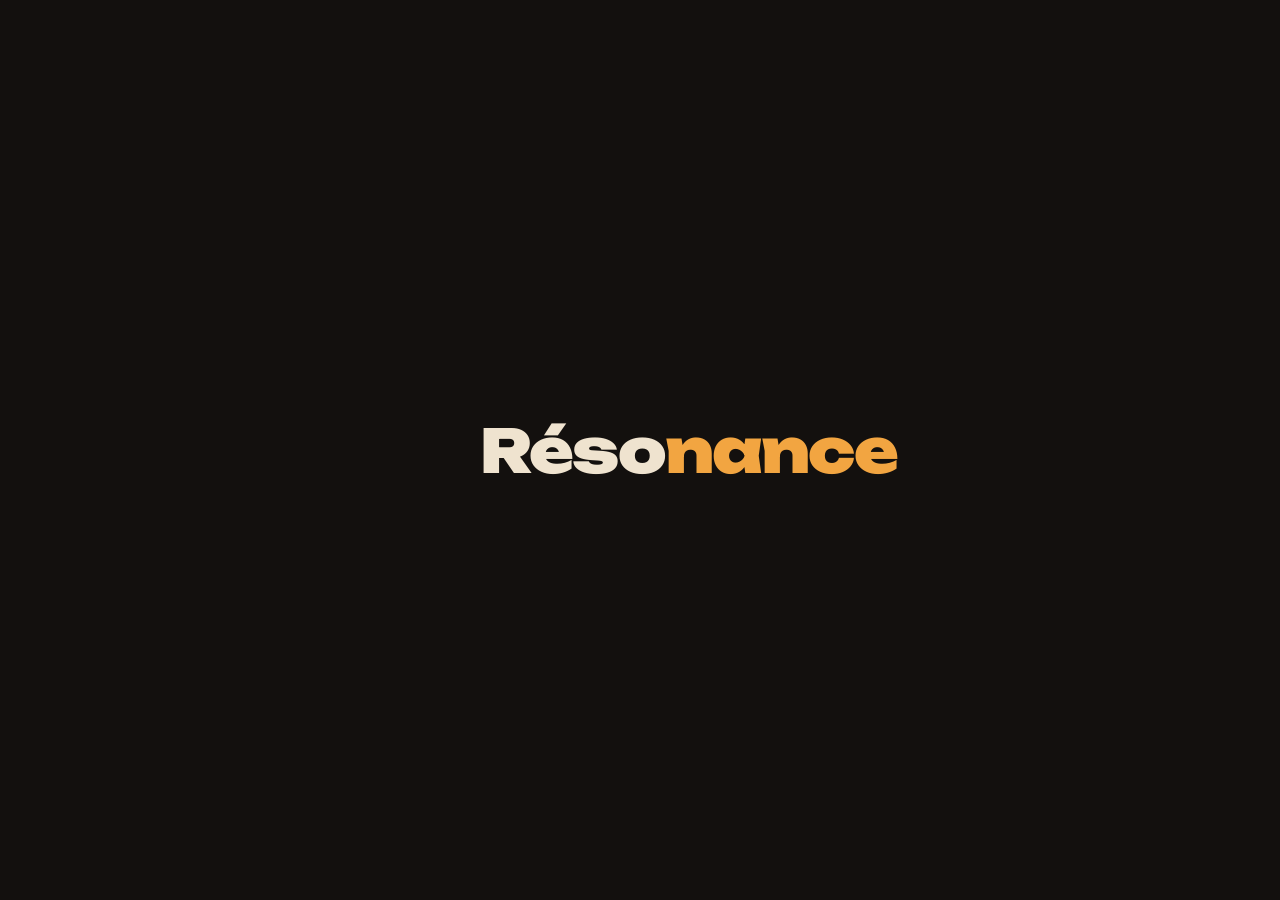
<file: index.html>
<!doctype html><html lang="fr"><head><meta charset="utf-8">
<meta name="viewport" content="width=device-width,initial-scale=1,viewport-fit=cover">
<meta http-equiv="Content-Security-Policy" content="default-src 'self'; script-src 'self' https://gc.zgo.at; style-src 'self' 'unsafe-inline'; img-src 'self' data: https://aulit42369.goatcounter.com; media-src 'self'; font-src 'self'; connect-src 'self' https://aulit42369.goatcounter.com; worker-src 'self'; manifest-src 'self'; object-src 'none'; base-uri 'none'; form-action 'none'">
<style>[hidden]{display:none!important}body{margin:0;font:14px system-ui,sans-serif}img{max-width:100%}:root{padding-top:env(safe-area-inset-top,0px);padding-bottom:env(safe-area-inset-bottom,0px)}</style><meta name="theme-color" content="#13100e">
<meta name="description" content="Deux ondes se propagent. Quand elles arrivent ensemble sur un nœud, il s'allume. À toi de trouver comment les faire se croiser.">
<meta name="mobile-web-app-capable" content="yes">
<meta name="apple-mobile-web-app-capable" content="yes">
<meta name="apple-mobile-web-app-status-bar-style" content="black-translucent">
<meta name="apple-mobile-web-app-title" content="Résonance">
<link rel="manifest" href="manifest.webmanifest">
<link rel="icon" type="image/png" href="icons/favicon-48.png">
<link rel="apple-touch-icon" href="icons/apple-touch-icon.png">
<title>Jeu de réflexion gratuit : croise les ondes | Résonance</title>
<link rel="canonical" href="https://resonance.aulit42369.fr/">
<meta property="og:type" content="website">
<meta property="og:site_name" content="Résonance">
<meta property="og:locale" content="fr_FR">
<meta property="og:title" content="Jeu de réflexion gratuit : croise les ondes | Résonance">
<meta property="og:description" content="Deux ondes se propagent. Quand elles arrivent ensemble sur un nœud, il s'allume. À toi de trouver comment les faire se croiser.">
<meta property="og:url" content="https://resonance.aulit42369.fr/">
<meta property="og:image" content="https://resonance.aulit42369.fr/og-image.png">
<meta property="og:image:width" content="1200">
<meta property="og:image:height" content="630">
<meta property="og:image:alt" content="Résonance : deux ondes concentriques qui se croisent sous un nœud safran">
<meta name="twitter:card" content="summary_large_image">
<link rel="preload" href="fonts/unbounded-latin-900-normal.woff2" as="font" type="font/woff2" crossorigin>
<link rel="stylesheet" href="css/polices.css?v=resonance-1.3.12">
<link rel="stylesheet" href="css/jeu.css?v=resonance-1.3.12">
</head><body>
<noscript><p style="padding:24px;font:16px/1.5 system-ui,sans-serif">Résonance est un jeu de réflexion gratuit : croise deux ondes au même instant pour allumer les nœuds. Jeu d'ondes tactile, jouable hors ligne sur mobile et dans le navigateur. Active JavaScript pour jouer.</p></noscript>

<main>
<canvas id="c" data-ia="a_canvas"></canvas>

<div class="hud" id="hud" hidden>
  <div class="l">
    <button class="menubtn" id="toMenu" data-ia="a_menu"><svg viewBox="0 0 16 16" fill="none" stroke="currentColor" stroke-width="1.8" stroke-linecap="round"><path d="M3 4h10M3 8h10M3 12h10"/></svg></button>
    <div><span id="lvlLabel"></span><b id="lvl">1</b></div>
  </div>
  <div class="pulses" id="pulses" data-ia="a_pulses"></div>
  <div class="r"><span id="scoreLabel"></span><b id="score">0</b></div>
</div>
<button class="freezebtn" id="freezeBtn" hidden data-ia="a_freeze"><span data-i="freeze"></span><b id="freezeN">0</b></button>

<div class="duel top" id="duelTop" hidden><span data-i="p2"></span><b id="d2">0</b><div class="pulses" id="dp2"></div></div>
<div class="duel bot" id="duelBot" hidden>
  <button class="menubtn" id="toMenu2" data-ia="a_menu"><svg viewBox="0 0 16 16" fill="none" stroke="currentColor" stroke-width="1.8" stroke-linecap="round"><path d="M3 4h10M3 8h10M3 12h10"/></svg></button>
  <span data-i="p1"></span><b id="d1">0</b><div class="pulses" id="dp1"></div>
</div>

<div class="edtop" id="edTop" hidden>
  <button class="menubtn" id="toMenu3" data-ia="a_menu"><svg viewBox="0 0 16 16" fill="none" stroke="currentColor" stroke-width="1.8" stroke-linecap="round"><path d="M3 4h10M3 8h10M3 12h10"/></svg></button>
  <div class="grow"><span data-i="ed_title"></span><b id="edCount"></b></div>
  <div class="stepper" data-ia="a_pulses_ed"><button id="pMinus" data-ia="a_minus">−</button><span id="pVal">3</span><button id="pPlus" data-ia="a_plus">+</button></div>
  <button class="btn small" id="edTest" data-i="ed_test"></button>
  <button class="btn small ghost" id="edCode" data-i="ed_code"></button>
</div>
<div class="edtools" id="edTools" hidden></div>

<div class="tip" id="tip" hidden></div>
<div class="banner" id="banner"></div>
<div class="toast" id="toast" role="status"></div>

<div class="overlay" id="menu" hidden>
  <h1><span class="kicker" data-i="kicker"></span> Réso<em>nance</em></h1>
  <p class="rules" data-i="rules"></p>
  <div class="modes">
    <button class="mode" id="mTuto"><strong data-i="m_tuto"></strong><small id="tutoLine"></small></button>
    <button class="mode" id="mCamp"><strong data-i="m_camp"></strong><small><span data-i="stars"></span> <b id="campStars">0</b></small></button>
    <button class="mode" id="mArcade"><strong data-i="m_arcade"></strong><small><span data-i="record"></span> <b id="bestArcade">0</b></small></button>
    <button class="mode" id="mDaily"><strong data-i="m_daily"></strong><small id="dailyLine"></small></button>
    <button class="mode" id="mPuzzle"><strong data-i="m_puzzle"></strong><small><span data-i="solved"></span> <b id="puzCount">0</b></small></button>
    <button class="mode" id="mChrono"><strong data-i="m_chrono"></strong><small><span data-i="record"></span> <b id="bestChrono">0</b></small></button>
    <button class="mode" id="mSurv"><strong data-i="m_surv"></strong><small><span data-i="record"></span> <b id="bestSurv">0 s</b></small></button>
    <button class="mode" id="mRhythm"><strong data-i="m_rhythm"></strong><small><span data-i="record"></span> <b id="bestRhythm">0</b></small></button>
    <button class="mode" id="mMelody"><strong data-i="m_melody"></strong><small><span data-i="record"></span> <b id="bestMelody">0</b></small></button>
    <button class="mode" id="mCoop"><strong data-i="m_coop"></strong><small><span data-i="level"></span> <b id="bestCoop">0</b></small></button>
    <button class="mode" id="mDuel"><strong data-i="m_duel"></strong><small data-i="duel_sub"></small></button>
    <button class="mode" id="mZen"><strong data-i="m_zen"></strong><small><span data-i="nodes"></span> <b id="zenCount">0</b></small></button>
    <button class="mode" id="mEditor"><strong data-i="m_editor"></strong><small data-i="editor_sub"></small></button>
  </div>
  <div class="themes">
    <div class="lbl" id="totalLine"></div>
    <div class="swatches" id="swatches"></div>
  </div>
  <div class="others">
    <div class="lbl" data-i="others"></div>
    <div class="others-list" id="othersList"></div>
  </div>
  <div class="links">
    <button class="linkbtn" id="openStats"><span data-i="link_ach"></span> · <span id="achCount">0</span></button>
    <button class="linkbtn" id="openSet" data-i="link_set"></button>
  </div>
</div>

<div class="overlay solid" id="campView" hidden>
  <div class="kicker" data-i="m_camp"></div>
  <h2 class="big" style="font-size:clamp(34px,10vw,60px)" data-i="camp_title"></h2>
  <p id="campSum"></p>
  <div id="campWorlds" style="display:grid;gap:4px;width:100%;max-width:620px"></div>
  <div class="row"><button class="btn" id="closeCamp" data-i="menu"></button></div>
</div>

<div class="overlay solid" id="setView" hidden>
  <div class="kicker" data-i="link_set"></div>
  <h2 class="big" style="font-size:clamp(34px,10vw,60px)" data-i="set_title"></h2>
  <div class="setrow"><div data-i="set_lang"></div><div class="seg wrap" data-k="lang" id="langSeg"></div></div>
  <div class="setrow"><div data-i="set_sound"></div><div class="seg" data-k="sound"><button data-v="1" data-i="on"></button><button data-v="0" data-i="off"></button></div></div>
  <div class="setrow"><div data-i="set_vib"></div><div class="seg" data-k="vib"><button data-v="1" data-i="on"></button><button data-v="0" data-i="off"></button></div></div>
  <div class="setrow"><div><span data-i="set_speed"></span><small data-i="set_speed_note"></small></div>
    <div class="seg" data-k="speed"><button data-v="0.8" data-i="slow"></button><button data-v="1" data-i="normal"></button><button data-v="1.2" data-i="fast"></button></div></div>
  <div class="setrow"><div><span data-i="set_cb"></span><small data-i="set_cb_note"></small></div>
    <div class="seg" data-k="cb"><button data-v="1" data-i="on"></button><button data-v="0" data-i="off"></button></div></div>
  <p class="legal"><a href="privacy.html" data-i="legal"></a></p>
  <div class="row"><button class="btn" id="closeSet" data-i="back"></button></div>
</div>

<div class="overlay solid" id="statsView" hidden>
  <div class="kicker" data-i="stats_kicker"></div>
  <h2 class="big" style="font-size:clamp(34px,10vw,60px)" data-i="stats_title"></h2>
  <div class="stats" id="statsGrid"></div>
  <h2 id="achHead"></h2>
  <ul class="ach" id="achList"></ul>
  <div class="row"><button class="btn" id="closeStats" data-i="back"></button></div>
</div>

<div class="overlay" id="end" hidden>
  <div class="kicker" id="endKicker"></div>
  <h2 class="big" id="endTitle" style="font-size:clamp(36px,11vw,64px)"></h2>
  <p id="endMsg"></p>
  <p id="endExtra" class="end-extra" hidden></p>
  <div id="sharePrev" class="share-prev" role="img" hidden><pre aria-hidden="true"></pre></div>
  <label for="shareBox" id="shareLbl" class="share-lbl" data-i="st_manual" hidden></label>
  <textarea class="share" id="shareBox" hidden data-ia="a_text"></textarea>
  <p id="shareStatus" class="sr-status" role="status" aria-live="polite"></p>
  <div class="row" id="endBtns"></div>
</div>

<div class="fade" id="fade"></div>
<div class="splash" id="splash" role="button" data-ia="a_splash">
  <div class="sp-stage"><i></i><i></i><i></i><div class="sp-title">Réso<em>nance</em></div></div>
</div>

</main>

<script src="defi.js"></script>
<script src="share-card.js?v=resonance-1.3.12"></script>
<script src="js/moteur.js?v=resonance-1.3.12"></script>

<script src="js/i18n.js?v=resonance-1.3.12"></script>
<script src="js/i18n/fr.js?v=resonance-1.3.12"></script>
<script src="js/i18n/en.js?v=resonance-1.3.12"></script>
<script src="js/i18n/es.js?v=resonance-1.3.12"></script>
<script src="js/i18n/de.js?v=resonance-1.3.12"></script>
<script src="js/i18n/it.js?v=resonance-1.3.12"></script>
<script src="js/i18n/pt.js?v=resonance-1.3.12"></script>

<script src="js/puzzles.js?v=resonance-1.3.12"></script>
<script src="js/socle.js?v=resonance-1.3.12"></script>
<script src="js/niveaux.js?v=resonance-1.3.12"></script>
<script src="js/partie.js?v=resonance-1.3.12"></script>
<script src="js/fins.js?v=resonance-1.3.12"></script>
<script src="js/ecrans.js?v=resonance-1.3.12"></script>
<script src="js/rendu.js?v=resonance-1.3.12"></script>
<script src="js/demarrage.js?v=resonance-1.3.12"></script>

<script type="application/ld+json">
{
  "@context": "https://schema.org",
  "@type": "VideoGame",
  "name": "Résonance",
  "url": "https://resonance.aulit42369.fr/",
  "description": "Deux ondes se propagent. Quand elles arrivent ensemble sur un nœud, il s'allume. À toi de trouver comment les faire se croiser.",
  "image": "https://resonance.aulit42369.fr/og-image.png",
  "inLanguage": [
    "fr",
    "en",
    "es",
    "de",
    "it",
    "pt"
  ],
  "genre": [
    "Réflexion",
    "Puzzle",
    "Rythme"
  ],
  "gamePlatform": [
    "Android",
    "Navigateur web"
  ],
  "applicationCategory": "GameApplication",
  "operatingSystem": "Android, Web",
  "isAccessibleForFree": true,
  "offers": {
    "@type": "Offer",
    "price": "0",
    "priceCurrency": "EUR"
  },
  "author": {
    "@type": "Person",
    "name": "Aulit42369",
    "url": "https://aulit42369.fr/Site/"
  }
}
</script>
<!-- Statistiques sans cookie (GoatCounter, chemins /resonance/…) : web public github.io et aulit42369.fr seulement, jamais dans l'appli ni en local ; opposition : localStorage.skipgc (bouton de privacy.html). Code dans js/stats.js (CSP sans script en ligne). -->
<script src="js/stats.js?v=resonance-1.3.12"></script>
</body></html>
</file>
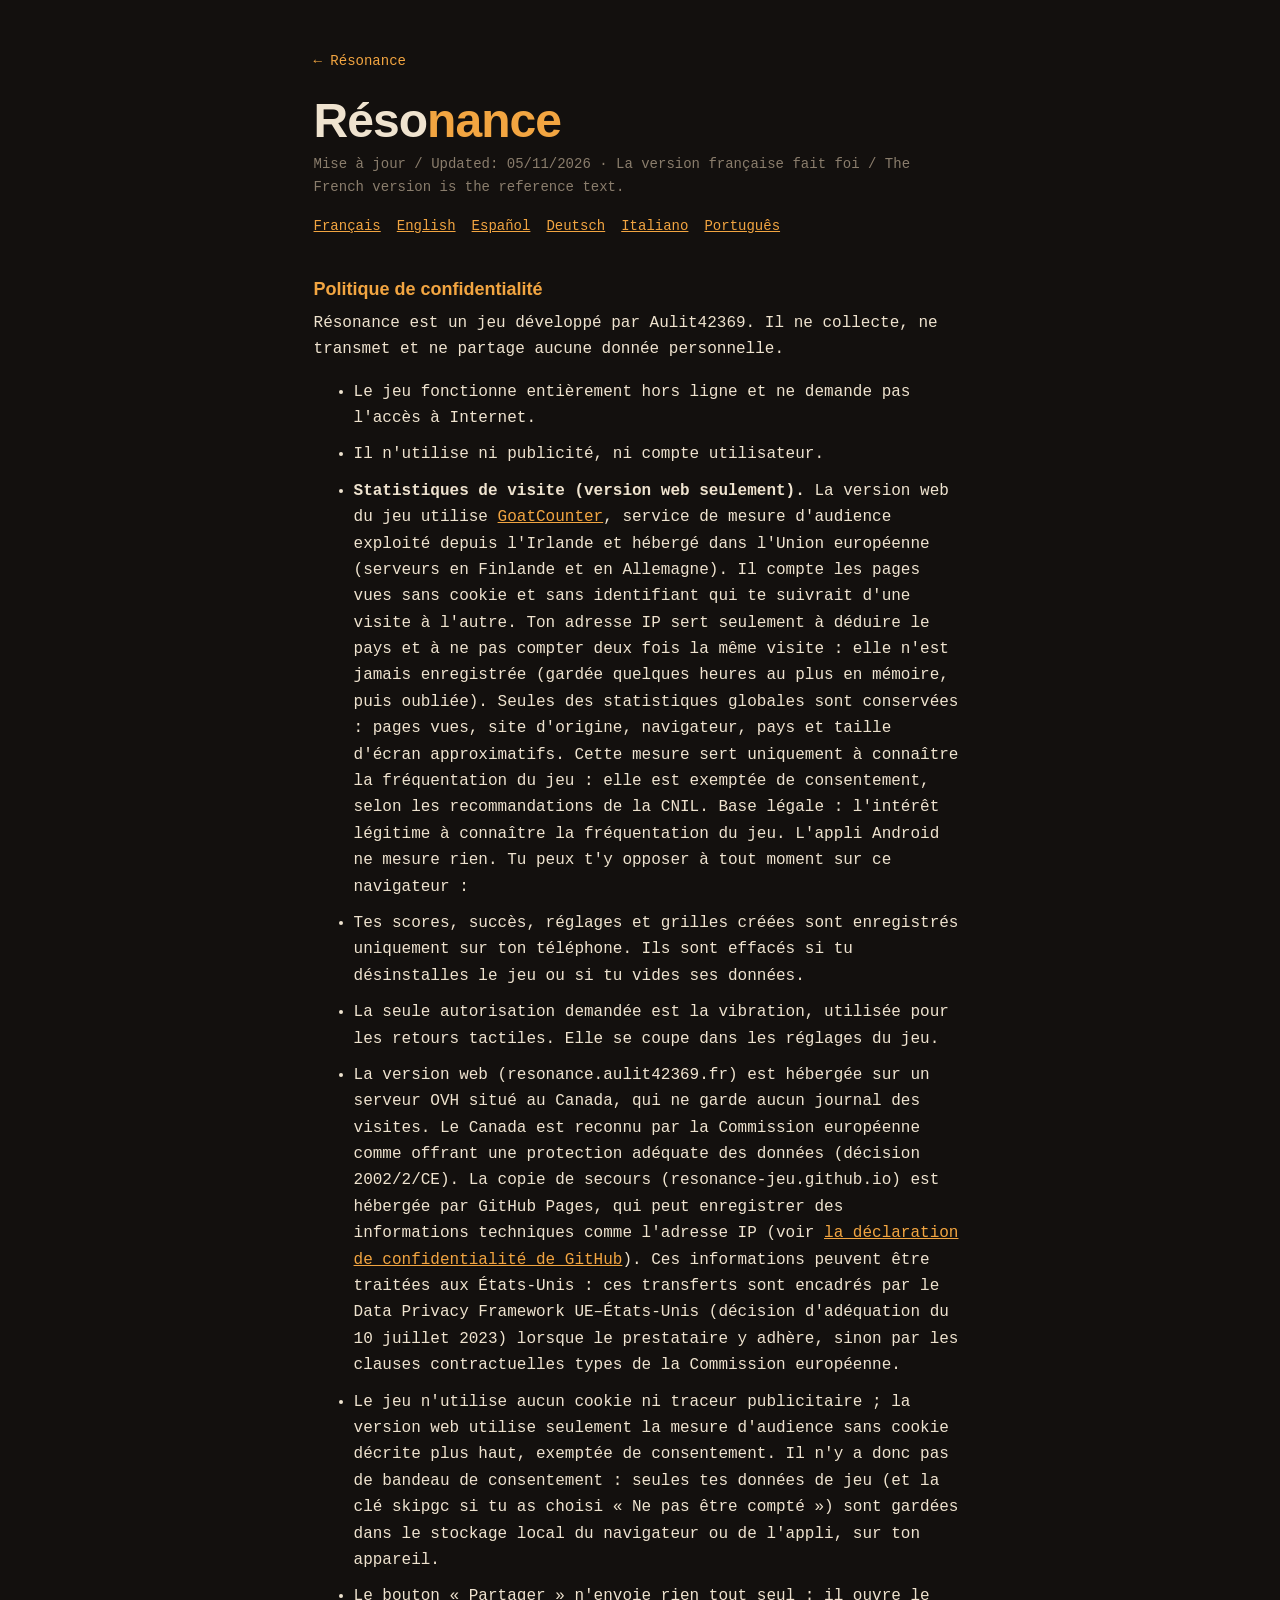
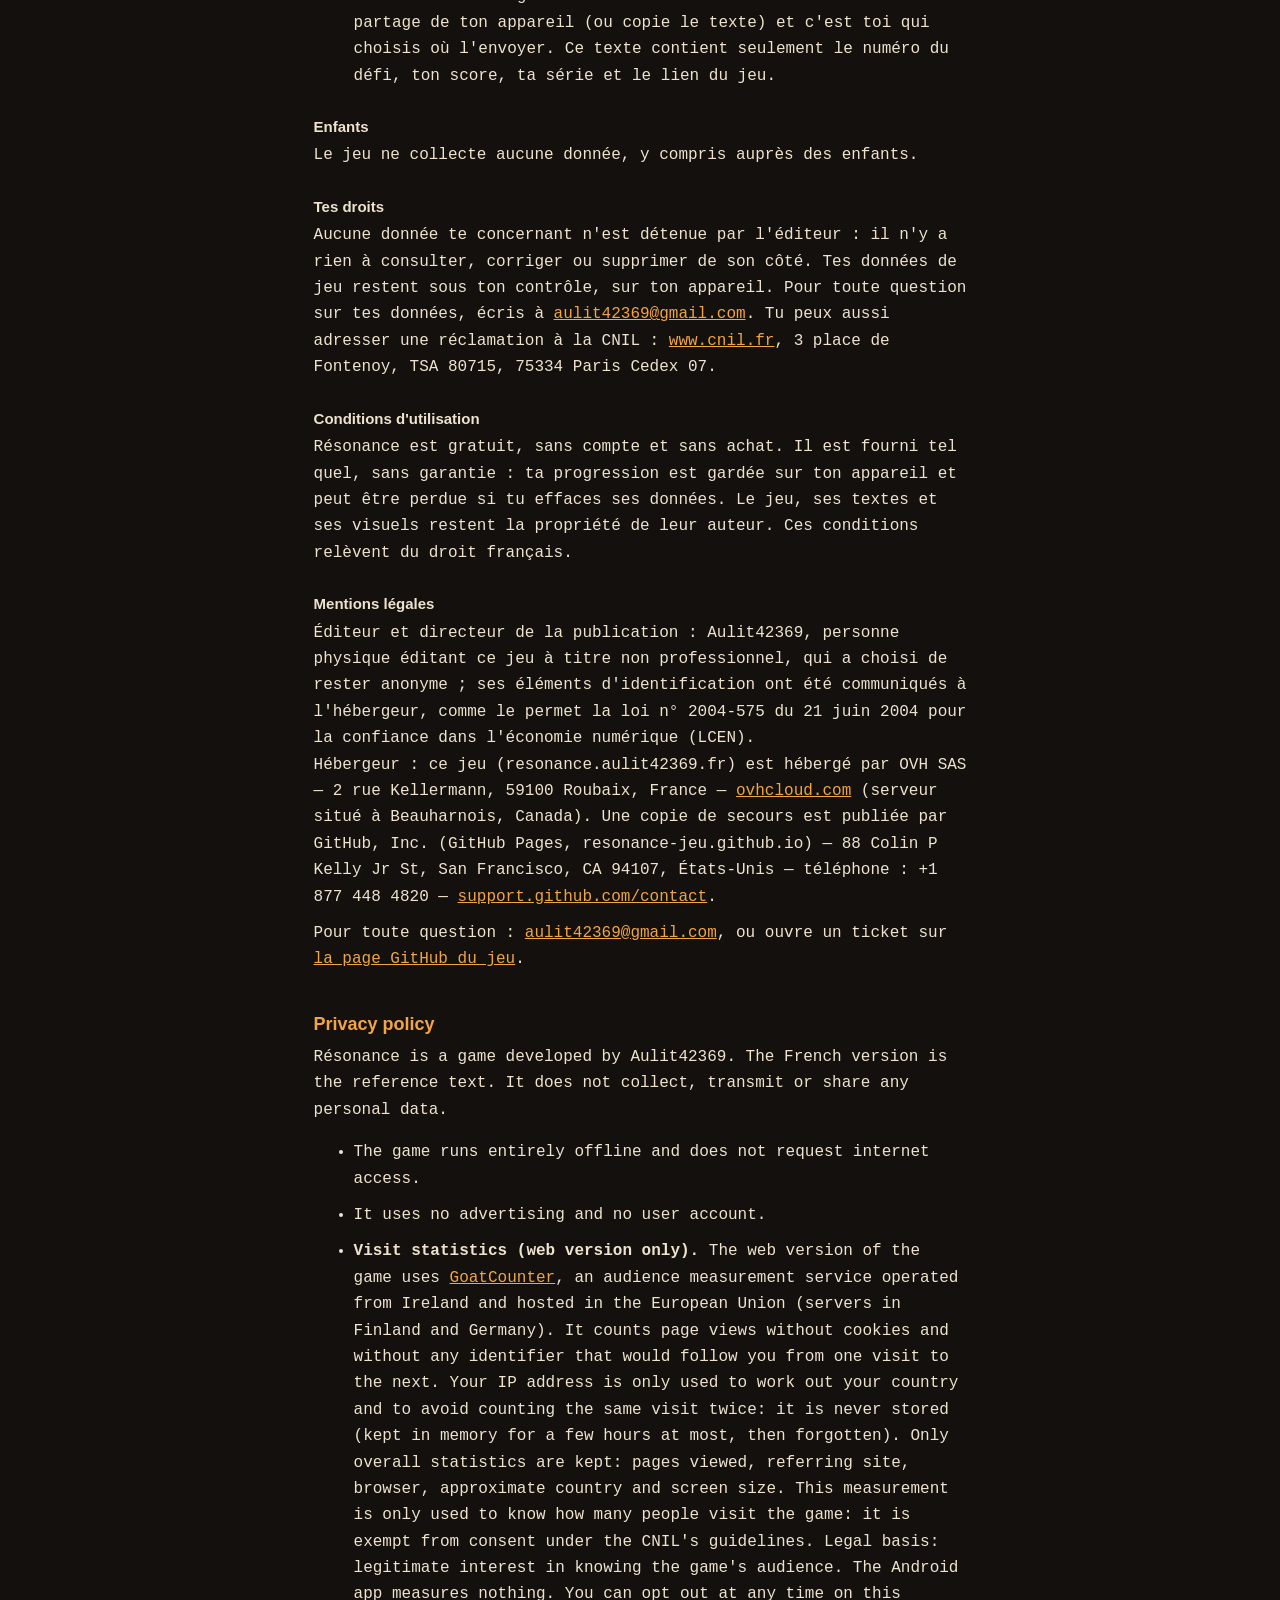
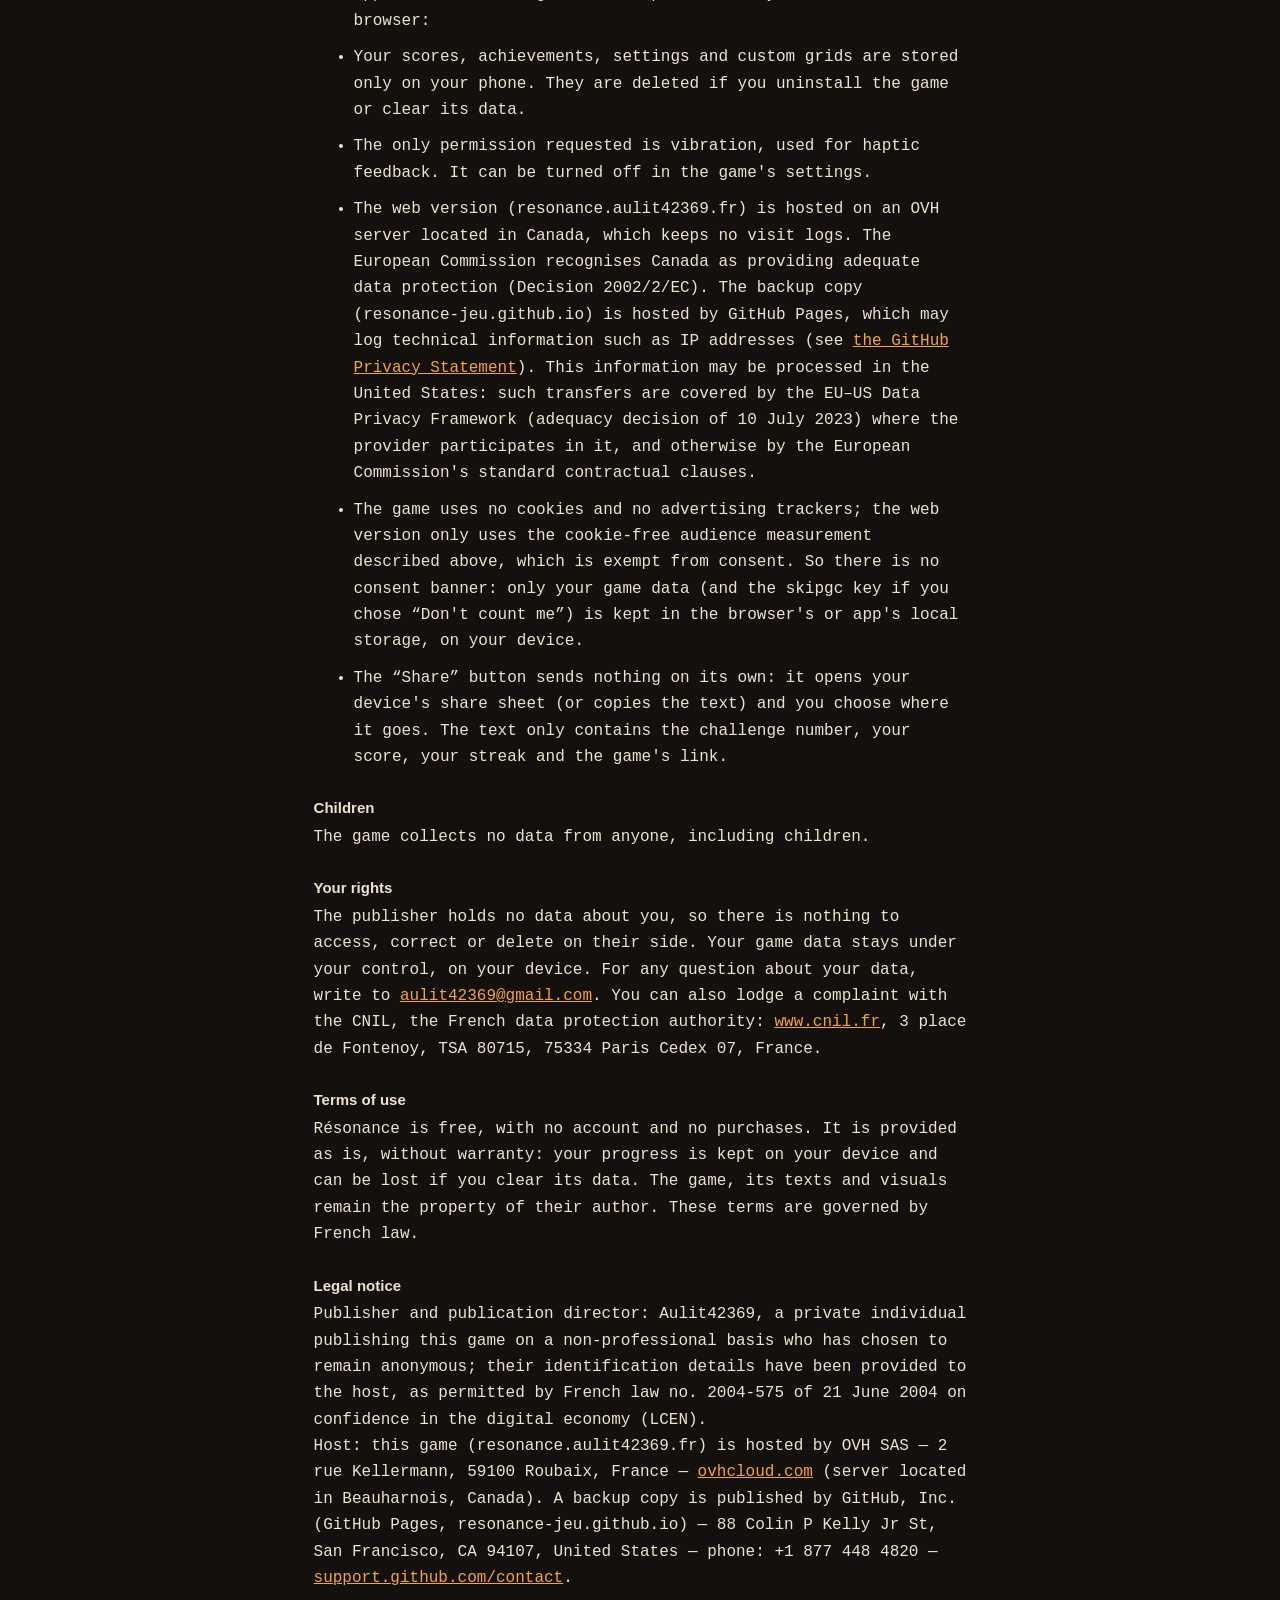
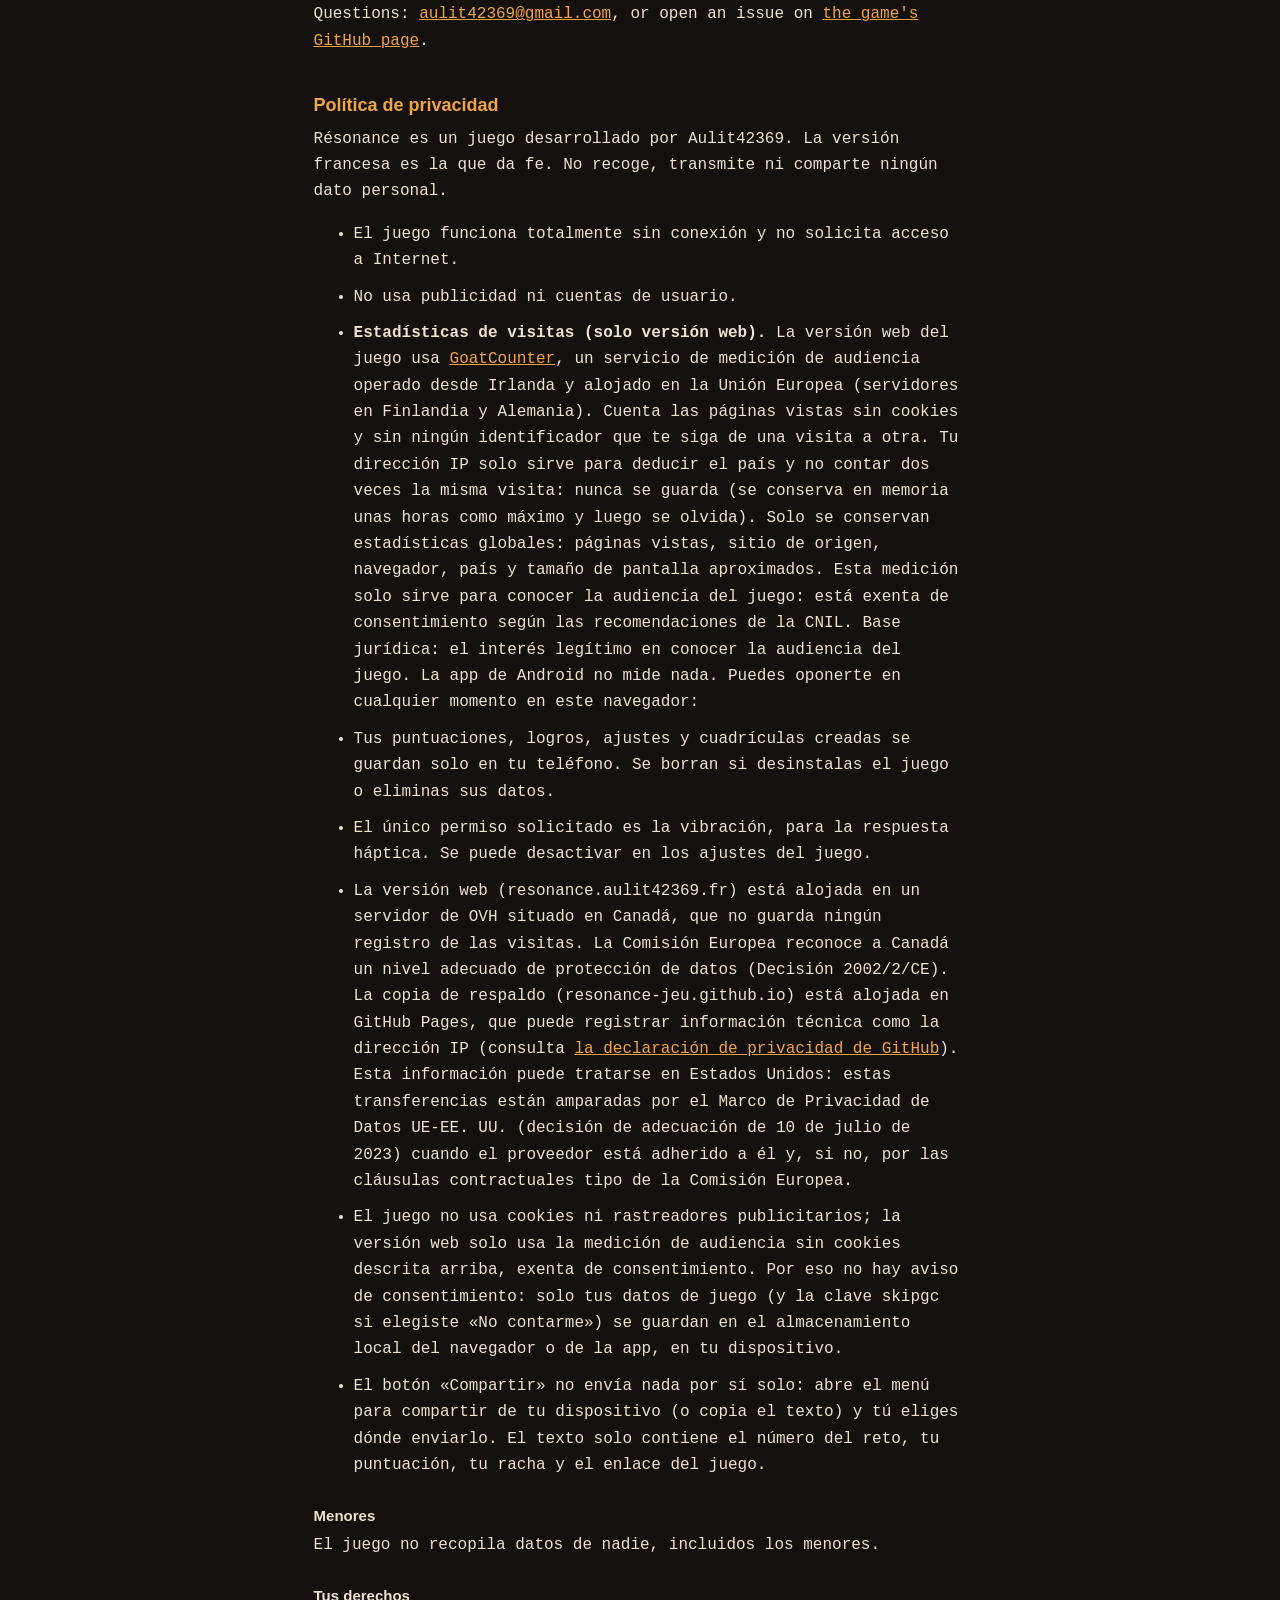
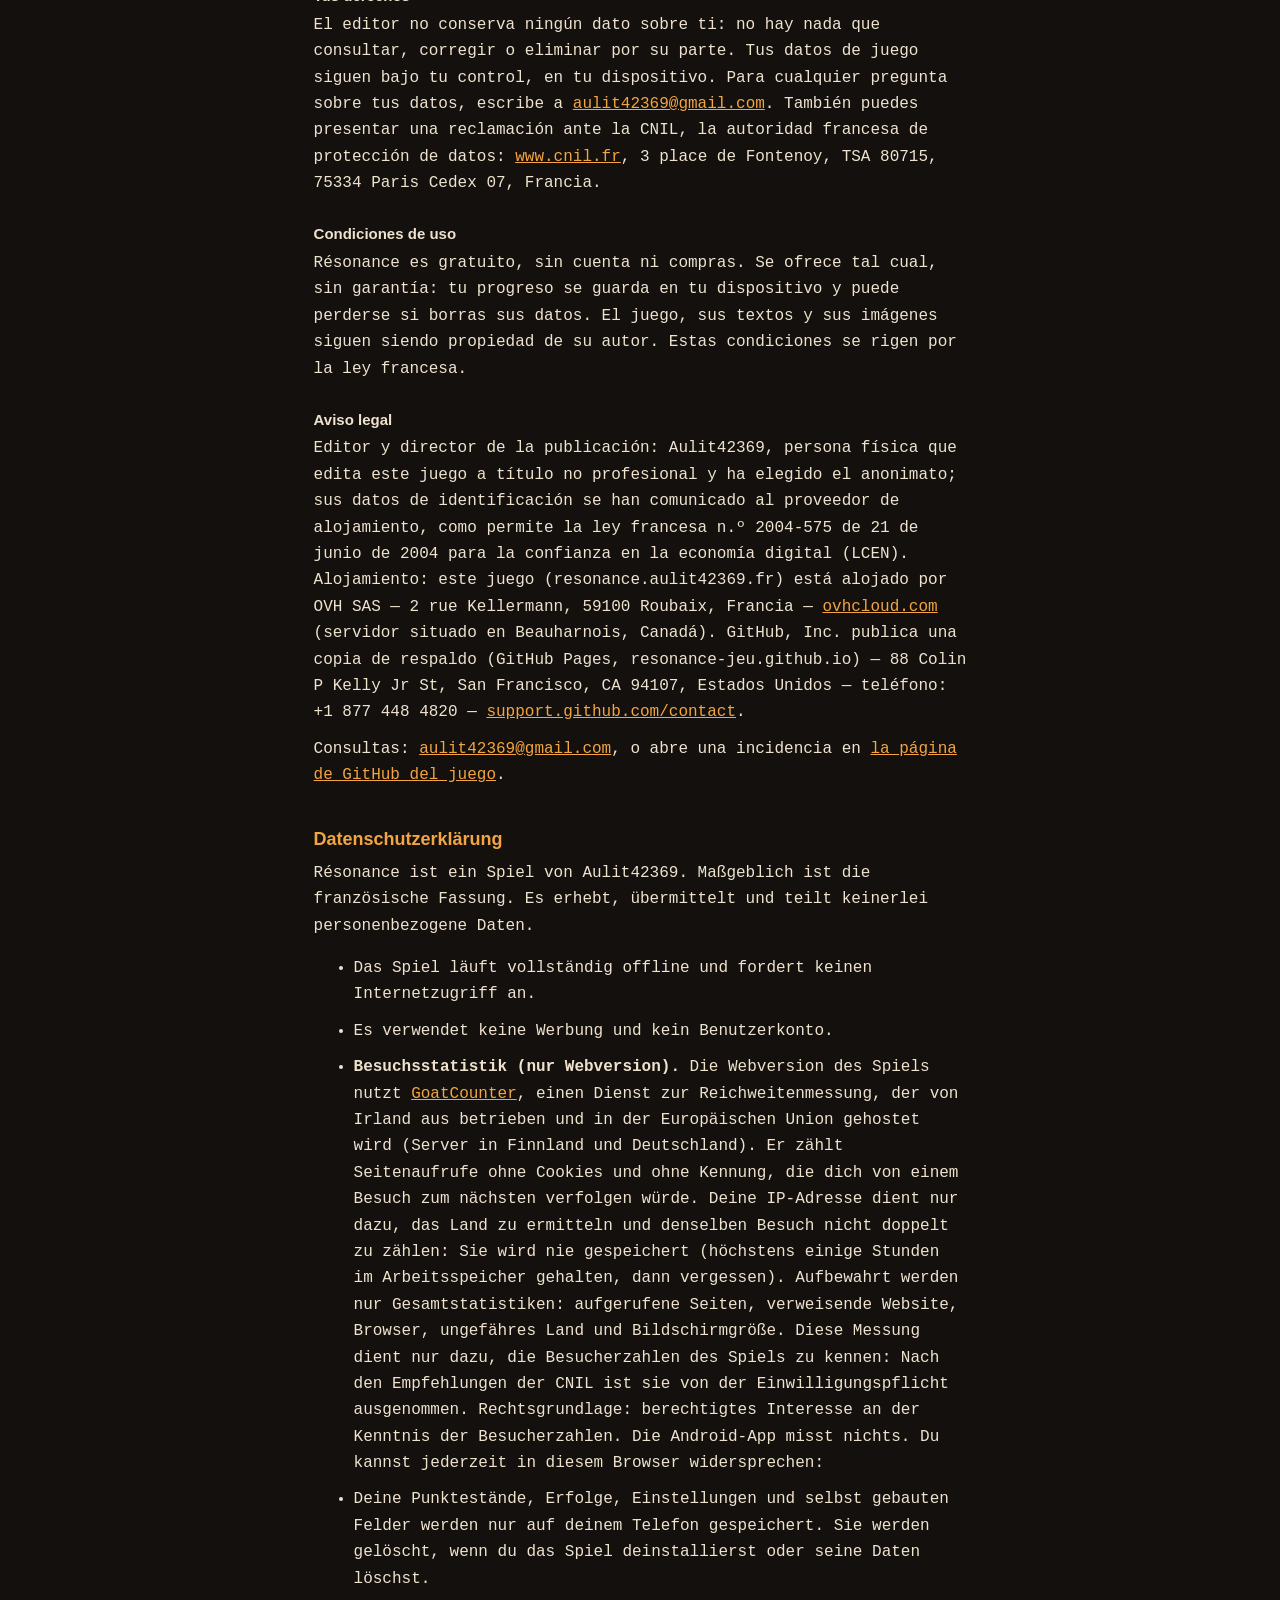
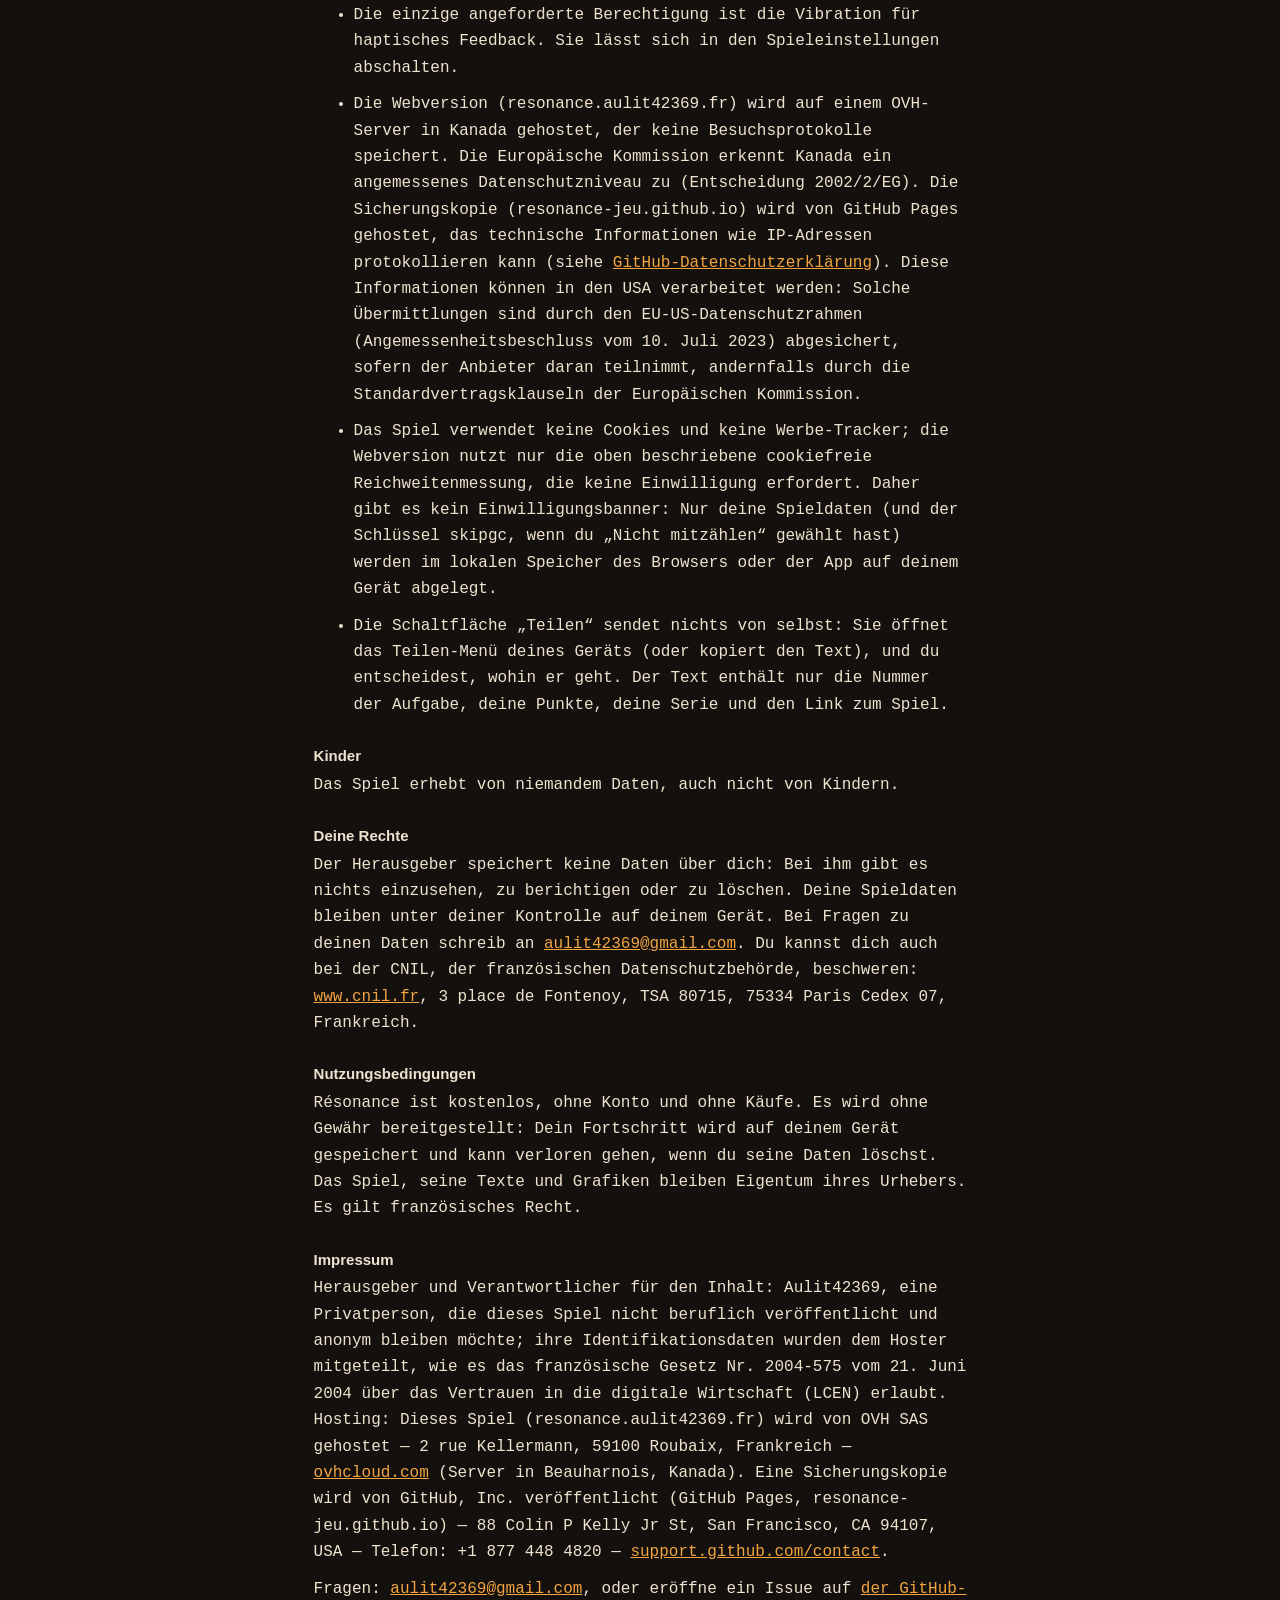
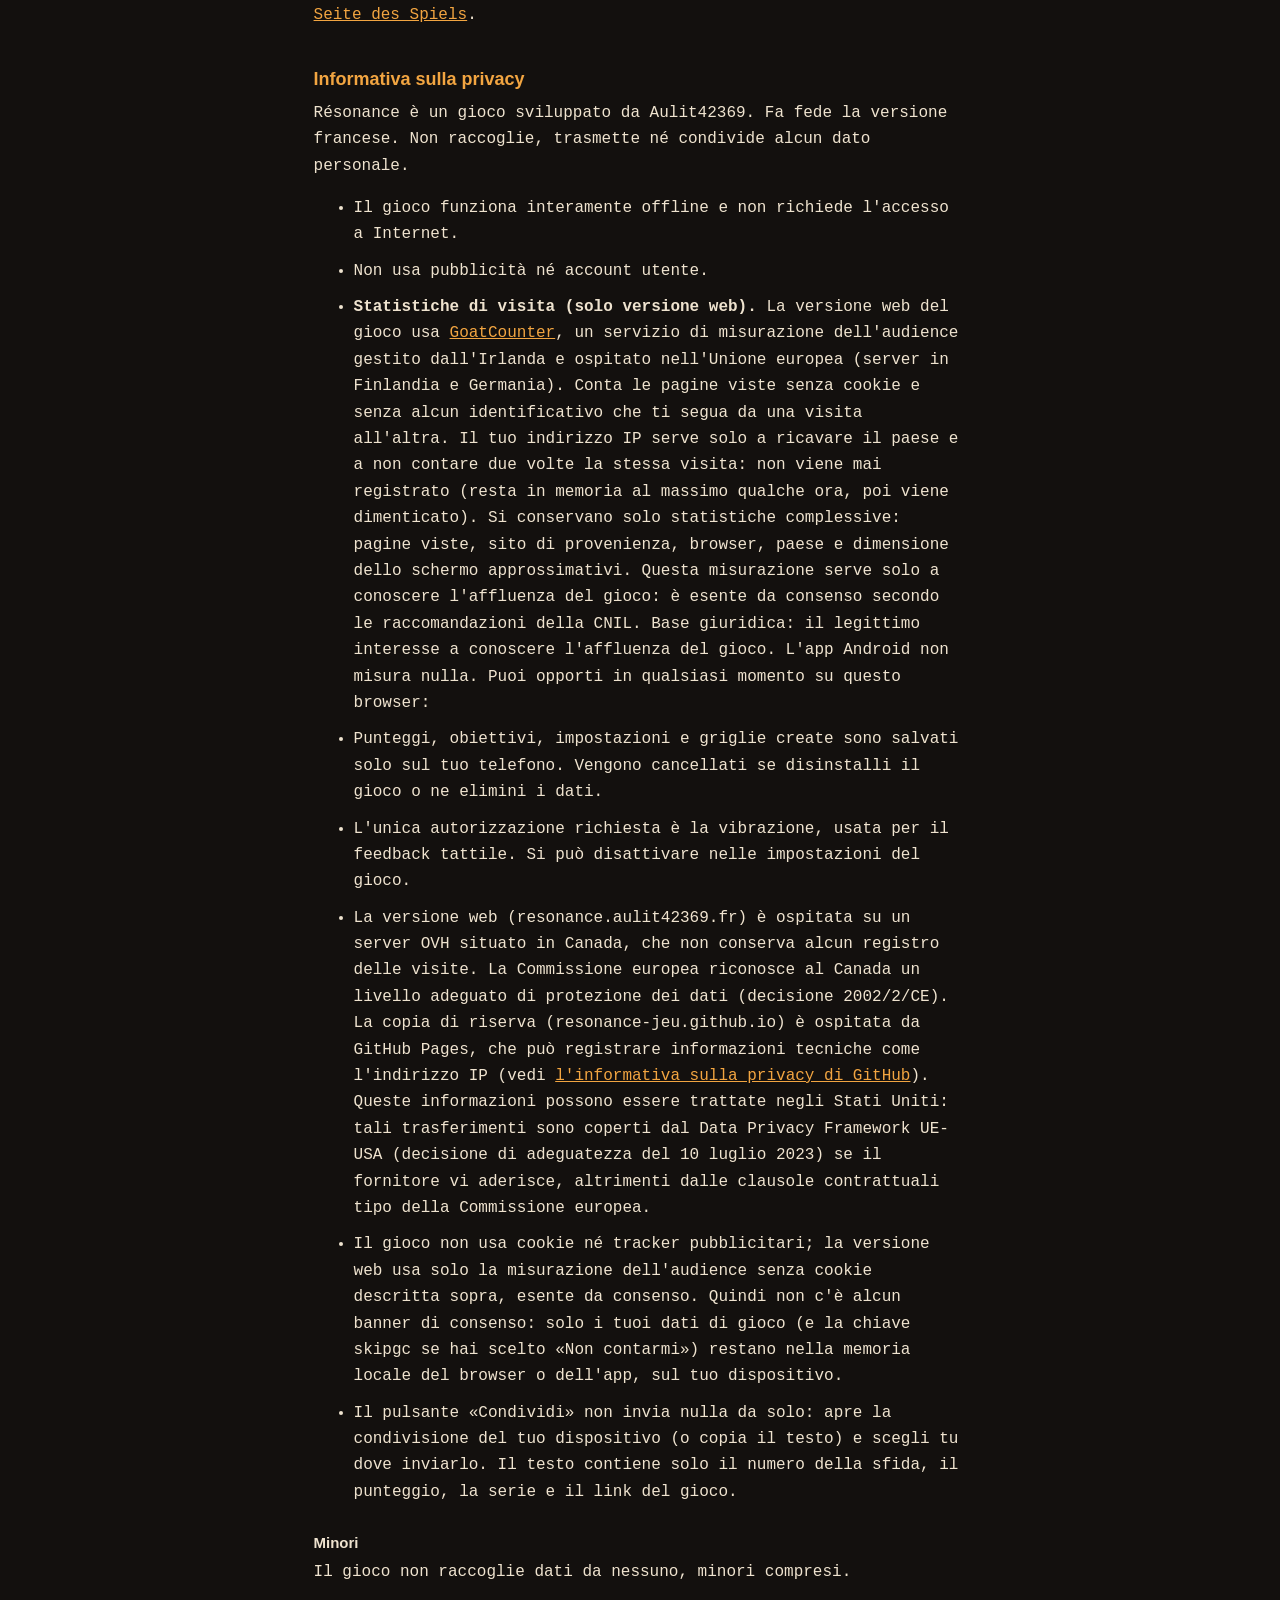
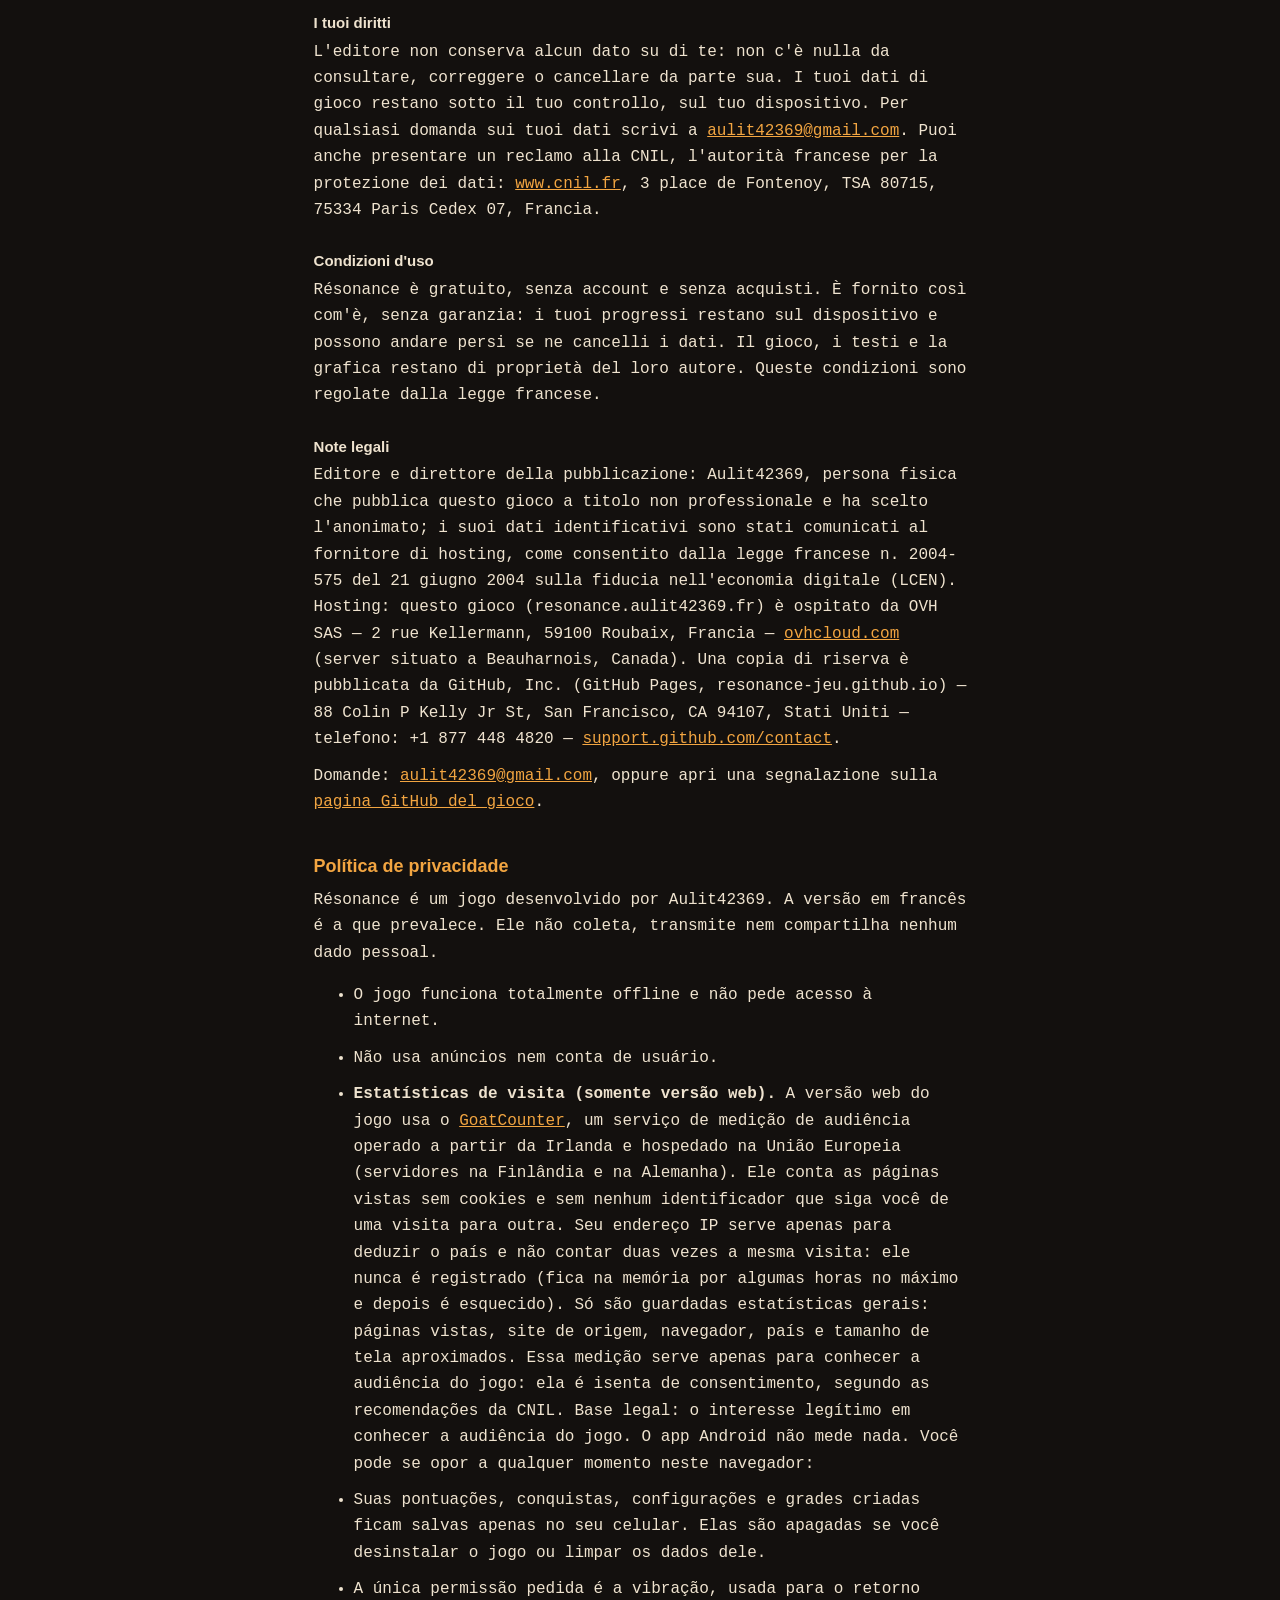
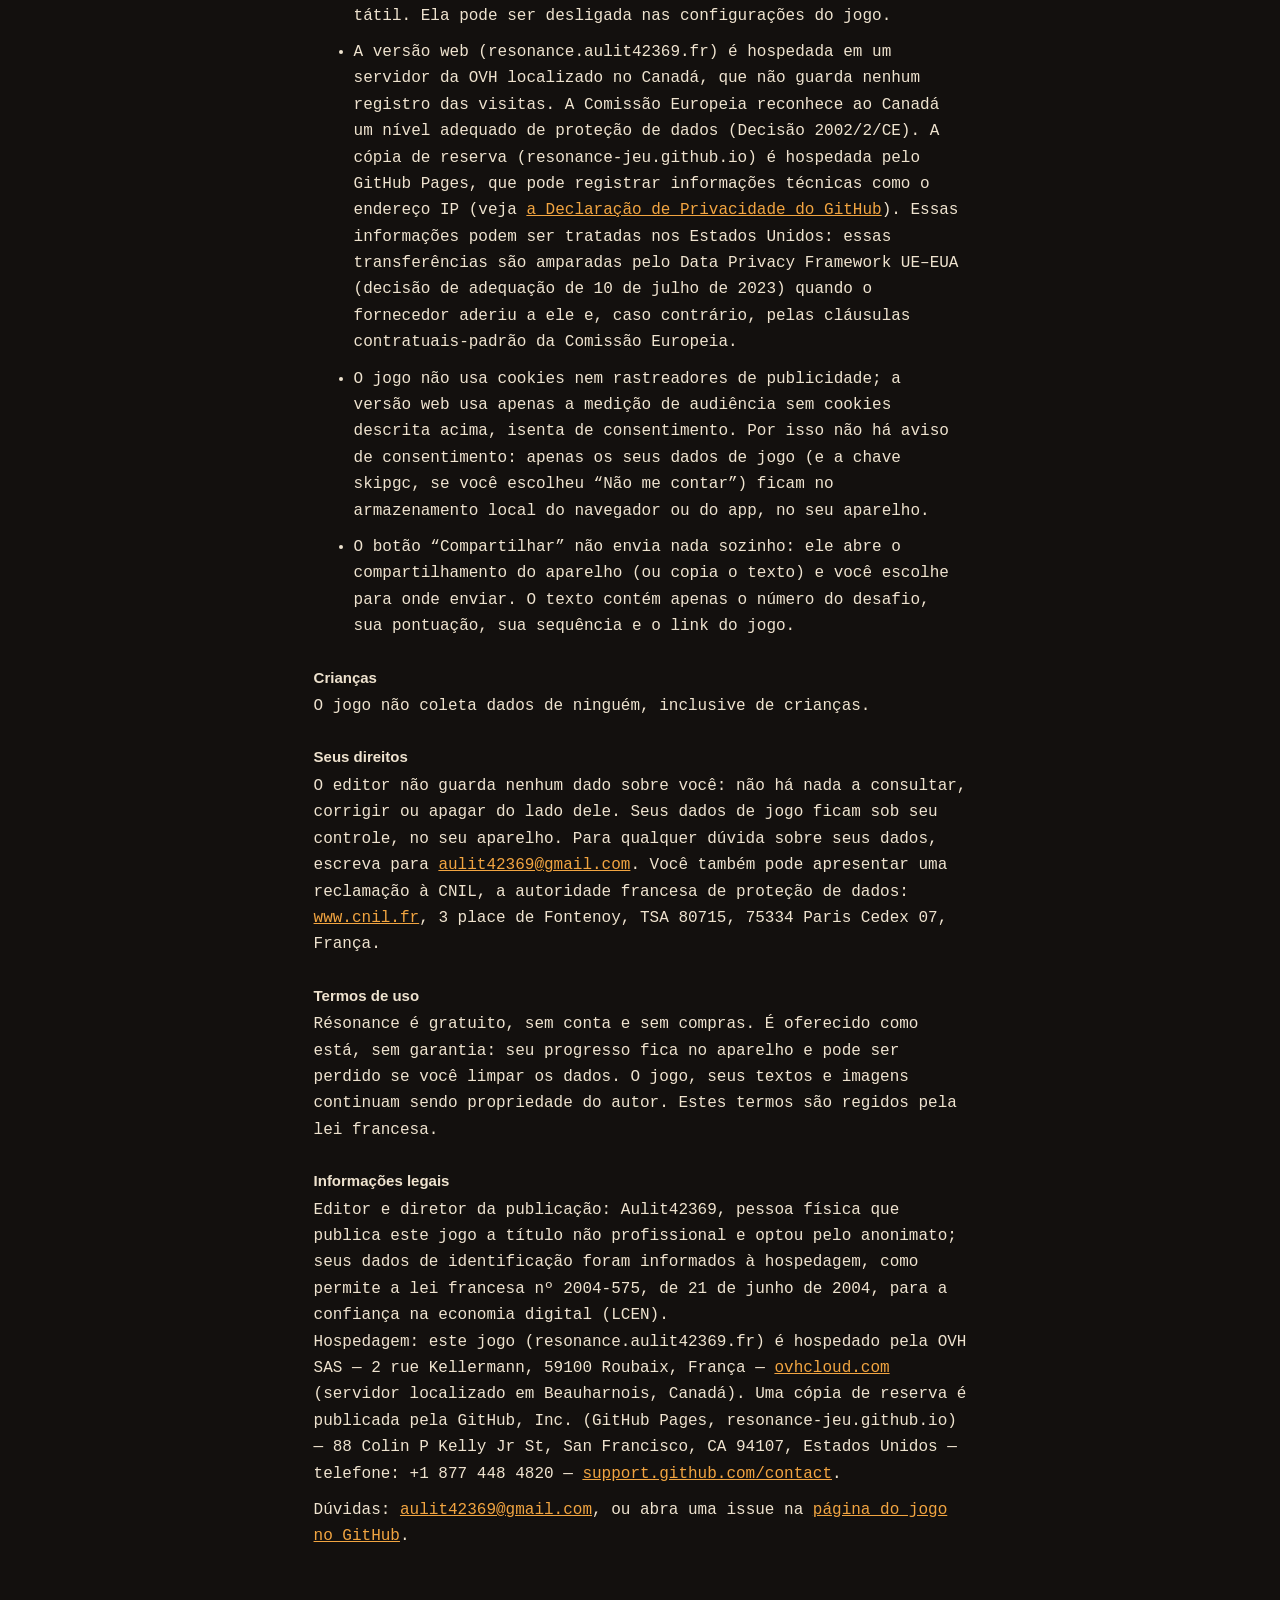
<file: privacy.html>
<!doctype html>
<html lang="fr">
<head>
<meta charset="utf-8">
<meta name="viewport" content="width=device-width,initial-scale=1">
<meta http-equiv="Content-Security-Policy" content="default-src 'self'; script-src 'self'; style-src 'self' 'unsafe-inline'; img-src 'self' data:; font-src 'self'; connect-src 'none'; object-src 'none'; base-uri 'none'; form-action 'none'">
<title>Résonance · Confidentialité / Privacy</title>
<style>
:root{--ink:#13100e;--bone:#efe3cf;--saffron:#f2a541;--dust:#8a7d6c}
body{margin:0;background:var(--ink);color:var(--bone);font:16px/1.65 "IBM Plex Mono",ui-monospace,Menlo,monospace}
main{max-width:68ch;margin:0 auto;padding:48px 20px 80px}
h1{font:900 clamp(30px,8vw,48px)/1 "Unbounded","Arial Black",sans-serif;letter-spacing:-.02em;margin:0 0 8px}
h1 em{font-style:normal;color:var(--saffron)}
h2{font:700 18px/1.3 "Unbounded","Arial Black",sans-serif;margin:40px 0 8px;color:var(--saffron)}
h3{font:700 15px/1.3 "Unbounded","Arial Black",sans-serif;margin:28px 0 6px}
p,li{margin:0 0 10px}
.retour{display:inline-block;margin:0 0 24px;font-size:14px;text-decoration:none}
nav{display:flex;flex-wrap:wrap;gap:8px 16px;margin:16px 0 8px;font-size:14px}
a{color:var(--saffron)}
.date{color:var(--dust);font-size:14px}
.gc { font: inherit; font-size: .92em; color: inherit; background: transparent; border: 1px solid currentColor; border-radius: 999px; padding: 5px 14px; cursor: pointer; }
</style>
</head>
<body><main>
<a class="retour" href="index.html">← Résonance</a>
<h1>Réso<em>nance</em></h1>
<p class="date">Mise à jour / Updated: 05/11/2026 · La version française fait foi / The French version is the reference text.</p>
<nav><a href="#fr">Français</a><a href="#en">English</a><a href="#es">Español</a><a href="#de">Deutsch</a><a href="#it">Italiano</a><a href="#pt">Português</a></nav>

<section id="fr" lang="fr"><h2>Politique de confidentialité</h2>
<p>Résonance est un jeu développé par Aulit42369. Il ne collecte, ne transmet et ne partage aucune donnée personnelle.</p>
<ul>
<li>Le jeu fonctionne entièrement hors ligne et ne demande pas l'accès à Internet.</li>
<li>Il n'utilise ni publicité, ni compte utilisateur.</li>
<li><strong>Statistiques de visite (version web seulement).</strong> La version web du jeu utilise <a href="https://www.goatcounter.com/help/privacy" rel="noopener">GoatCounter</a>, service de mesure d'audience exploité depuis l'Irlande et hébergé dans l'Union européenne (serveurs en Finlande et en Allemagne). Il compte les pages vues sans cookie et sans identifiant qui te suivrait d'une visite à l'autre. Ton adresse IP sert seulement à déduire le pays et à ne pas compter deux fois la même visite : elle n'est jamais enregistrée (gardée quelques heures au plus en mémoire, puis oubliée). Seules des statistiques globales sont conservées : pages vues, site d'origine, navigateur, pays et taille d'écran approximatifs. Cette mesure sert uniquement à connaître la fréquentation du jeu : elle est exemptée de consentement, selon les recommandations de la CNIL. Base légale : l'intérêt légitime à connaître la fréquentation du jeu. L'appli Android ne mesure rien. Tu peux t'y opposer à tout moment sur ce navigateur : <span class="gc-choix"><button type="button" class="gc" data-gc="Ne pas être compté|Être compté de nouveau" aria-pressed="false">Ne pas être compté</button> <span data-gc-etat="Tes visites sont comptées, de façon anonyme.|Tes visites ne sont pas comptées sur ce navigateur."></span></span></li>
<li>Tes scores, succès, réglages et grilles créées sont enregistrés uniquement sur ton téléphone. Ils sont effacés si tu désinstalles le jeu ou si tu vides ses données.</li>
<li>La seule autorisation demandée est la vibration, utilisée pour les retours tactiles. Elle se coupe dans les réglages du jeu.</li>
<li>La version web (resonance.aulit42369.fr) est hébergée sur un serveur OVH situé au Canada, qui ne garde aucun journal des visites. Le Canada est reconnu par la Commission européenne comme offrant une protection adéquate des données (décision 2002/2/CE). La copie de secours (resonance-jeu.github.io) est hébergée par GitHub Pages, qui peut enregistrer des informations techniques comme l'adresse IP (voir <a href="https://docs.github.com/site-policy/privacy-policies/github-general-privacy-statement" rel="noopener">la déclaration de confidentialité de GitHub</a>). Ces informations peuvent être traitées aux États-Unis : ces transferts sont encadrés par le Data Privacy Framework UE–États-Unis (décision d'adéquation du 10 juillet 2023) lorsque le prestataire y adhère, sinon par les clauses contractuelles types de la Commission européenne.</li>
<li>Le jeu n'utilise aucun cookie ni traceur publicitaire ; la version web utilise seulement la mesure d'audience sans cookie décrite plus haut, exemptée de consentement. Il n'y a donc pas de bandeau de consentement : seules tes données de jeu (et la clé <code>skipgc</code> si tu as choisi « Ne pas être compté ») sont gardées dans le stockage local du navigateur ou de l'appli, sur ton appareil.</li>
<li>Le bouton « Partager » n'envoie rien tout seul : il ouvre le partage de ton appareil (ou copie le texte) et c'est toi qui choisis où l'envoyer. Ce texte contient seulement le numéro du défi, ton score, ta série et le lien du jeu.</li>
</ul>
<h3>Enfants</h3>
<p>Le jeu ne collecte aucune donnée, y compris auprès des enfants.</p>
<h3>Tes droits</h3>
<p>Aucune donnée te concernant n'est détenue par l'éditeur : il n'y a rien à consulter, corriger ou supprimer de son côté. Tes données de jeu restent sous ton contrôle, sur ton appareil. Pour toute question sur tes données, écris à <a href="mailto:aulit42369@gmail.com">aulit42369@gmail.com</a>. Tu peux aussi adresser une réclamation à la CNIL : <a href="https://www.cnil.fr" rel="noopener">www.cnil.fr</a>, 3 place de Fontenoy, TSA 80715, 75334 Paris Cedex 07.</p>
<h3>Conditions d'utilisation</h3>
<p>Résonance est gratuit, sans compte et sans achat. Il est fourni tel quel, sans garantie : ta progression est gardée sur ton appareil et peut être perdue si tu effaces ses données. Le jeu, ses textes et ses visuels restent la propriété de leur auteur. Ces conditions relèvent du droit français.</p>
<h3>Mentions légales</h3>
<p>Éditeur et directeur de la publication : Aulit42369, personne physique éditant ce jeu à titre non professionnel, qui a choisi de rester anonyme ; ses éléments d'identification ont été communiqués à l'hébergeur, comme le permet la loi n° 2004-575 du 21 juin 2004 pour la confiance dans l'économie numérique (LCEN).<br>
Hébergeur : ce jeu (resonance.aulit42369.fr) est hébergé par OVH SAS — 2 rue Kellermann, 59100 Roubaix, France — <a href="https://www.ovhcloud.com" rel="noopener">ovhcloud.com</a> (serveur situé à Beauharnois, Canada). Une copie de secours est publiée par GitHub, Inc. (GitHub Pages, resonance-jeu.github.io) — 88 Colin P Kelly Jr St, San Francisco, CA 94107, États-Unis — téléphone : +1 877 448 4820 — <a href="https://support.github.com/contact" rel="noopener">support.github.com/contact</a>.</p>
<p>Pour toute question : <a href="mailto:aulit42369@gmail.com">aulit42369@gmail.com</a>, ou ouvre un ticket sur <a href="https://github.com/resonance-jeu/resonance-jeu.github.io/issues" rel="noopener">la page GitHub du jeu</a>.</p></section>

<section id="en" lang="en"><h2>Privacy policy</h2>
<p>Résonance is a game developed by Aulit42369. The French version is the reference text. It does not collect, transmit or share any personal data.</p>
<ul>
<li>The game runs entirely offline and does not request internet access.</li>
<li>It uses no advertising and no user account.</li>
<li><strong>Visit statistics (web version only).</strong> The web version of the game uses <a href="https://www.goatcounter.com/help/privacy" rel="noopener">GoatCounter</a>, an audience measurement service operated from Ireland and hosted in the European Union (servers in Finland and Germany). It counts page views without cookies and without any identifier that would follow you from one visit to the next. Your IP address is only used to work out your country and to avoid counting the same visit twice: it is never stored (kept in memory for a few hours at most, then forgotten). Only overall statistics are kept: pages viewed, referring site, browser, approximate country and screen size. This measurement is only used to know how many people visit the game: it is exempt from consent under the CNIL's guidelines. Legal basis: legitimate interest in knowing the game's audience. The Android app measures nothing. You can opt out at any time on this browser: <span class="gc-choix"><button type="button" class="gc" data-gc="Don't count me|Count me again" aria-pressed="false">Don't count me</button> <span data-gc-etat="Your visits are counted anonymously.|Your visits are not counted on this browser."></span></span></li>
<li>Your scores, achievements, settings and custom grids are stored only on your phone. They are deleted if you uninstall the game or clear its data.</li>
<li>The only permission requested is vibration, used for haptic feedback. It can be turned off in the game's settings.</li>
<li>The web version (resonance.aulit42369.fr) is hosted on an OVH server located in Canada, which keeps no visit logs. The European Commission recognises Canada as providing adequate data protection (Decision 2002/2/EC). The backup copy (resonance-jeu.github.io) is hosted by GitHub Pages, which may log technical information such as IP addresses (see <a href="https://docs.github.com/site-policy/privacy-policies/github-general-privacy-statement" rel="noopener">the GitHub Privacy Statement</a>). This information may be processed in the United States: such transfers are covered by the EU–US Data Privacy Framework (adequacy decision of 10 July 2023) where the provider participates in it, and otherwise by the European Commission's standard contractual clauses.</li>
<li>The game uses no cookies and no advertising trackers; the web version only uses the cookie-free audience measurement described above, which is exempt from consent. So there is no consent banner: only your game data (and the <code>skipgc</code> key if you chose “Don't count me”) is kept in the browser's or app's local storage, on your device.</li>
<li>The “Share” button sends nothing on its own: it opens your device's share sheet (or copies the text) and you choose where it goes. The text only contains the challenge number, your score, your streak and the game's link.</li>
</ul>
<h3>Children</h3>
<p>The game collects no data from anyone, including children.</p>
<h3>Your rights</h3>
<p>The publisher holds no data about you, so there is nothing to access, correct or delete on their side. Your game data stays under your control, on your device. For any question about your data, write to <a href="mailto:aulit42369@gmail.com">aulit42369@gmail.com</a>. You can also lodge a complaint with the CNIL, the French data protection authority: <a href="https://www.cnil.fr" rel="noopener">www.cnil.fr</a>, 3 place de Fontenoy, TSA 80715, 75334 Paris Cedex 07, France.</p>
<h3>Terms of use</h3>
<p>Résonance is free, with no account and no purchases. It is provided as is, without warranty: your progress is kept on your device and can be lost if you clear its data. The game, its texts and visuals remain the property of their author. These terms are governed by French law.</p>
<h3>Legal notice</h3>
<p>Publisher and publication director: Aulit42369, a private individual publishing this game on a non-professional basis who has chosen to remain anonymous; their identification details have been provided to the host, as permitted by French law no. 2004-575 of 21 June 2004 on confidence in the digital economy (LCEN).<br>
Host: this game (resonance.aulit42369.fr) is hosted by OVH SAS — 2 rue Kellermann, 59100 Roubaix, France — <a href="https://www.ovhcloud.com" rel="noopener">ovhcloud.com</a> (server located in Beauharnois, Canada). A backup copy is published by GitHub, Inc. (GitHub Pages, resonance-jeu.github.io) — 88 Colin P Kelly Jr St, San Francisco, CA 94107, United States — phone: +1 877 448 4820 — <a href="https://support.github.com/contact" rel="noopener">support.github.com/contact</a>.</p>
<p>Questions: <a href="mailto:aulit42369@gmail.com">aulit42369@gmail.com</a>, or open an issue on <a href="https://github.com/resonance-jeu/resonance-jeu.github.io/issues" rel="noopener">the game's GitHub page</a>.</p></section>

<section id="es" lang="es"><h2>Política de privacidad</h2>
<p>Résonance es un juego desarrollado por Aulit42369. La versión francesa es la que da fe. No recoge, transmite ni comparte ningún dato personal.</p>
<ul>
<li>El juego funciona totalmente sin conexión y no solicita acceso a Internet.</li>
<li>No usa publicidad ni cuentas de usuario.</li>
<li><strong>Estadísticas de visitas (solo versión web).</strong> La versión web del juego usa <a href="https://www.goatcounter.com/help/privacy" rel="noopener">GoatCounter</a>, un servicio de medición de audiencia operado desde Irlanda y alojado en la Unión Europea (servidores en Finlandia y Alemania). Cuenta las páginas vistas sin cookies y sin ningún identificador que te siga de una visita a otra. Tu dirección IP solo sirve para deducir el país y no contar dos veces la misma visita: nunca se guarda (se conserva en memoria unas horas como máximo y luego se olvida). Solo se conservan estadísticas globales: páginas vistas, sitio de origen, navegador, país y tamaño de pantalla aproximados. Esta medición solo sirve para conocer la audiencia del juego: está exenta de consentimiento según las recomendaciones de la CNIL. Base jurídica: el interés legítimo en conocer la audiencia del juego. La app de Android no mide nada. Puedes oponerte en cualquier momento en este navegador: <span class="gc-choix"><button type="button" class="gc" data-gc="No contarme|Volver a contarme" aria-pressed="false">No contarme</button> <span data-gc-etat="Tus visitas se cuentan de forma anónima.|Tus visitas no se cuentan en este navegador."></span></span></li>
<li>Tus puntuaciones, logros, ajustes y cuadrículas creadas se guardan solo en tu teléfono. Se borran si desinstalas el juego o eliminas sus datos.</li>
<li>El único permiso solicitado es la vibración, para la respuesta háptica. Se puede desactivar en los ajustes del juego.</li>
<li>La versión web (resonance.aulit42369.fr) está alojada en un servidor de OVH situado en Canadá, que no guarda ningún registro de las visitas. La Comisión Europea reconoce a Canadá un nivel adecuado de protección de datos (Decisión 2002/2/CE). La copia de respaldo (resonance-jeu.github.io) está alojada en GitHub Pages, que puede registrar información técnica como la dirección IP (consulta <a href="https://docs.github.com/site-policy/privacy-policies/github-general-privacy-statement" rel="noopener">la declaración de privacidad de GitHub</a>). Esta información puede tratarse en Estados Unidos: estas transferencias están amparadas por el Marco de Privacidad de Datos UE-EE. UU. (decisión de adecuación de 10 de julio de 2023) cuando el proveedor está adherido a él y, si no, por las cláusulas contractuales tipo de la Comisión Europea.</li>
<li>El juego no usa cookies ni rastreadores publicitarios; la versión web solo usa la medición de audiencia sin cookies descrita arriba, exenta de consentimiento. Por eso no hay aviso de consentimiento: solo tus datos de juego (y la clave <code>skipgc</code> si elegiste «No contarme») se guardan en el almacenamiento local del navegador o de la app, en tu dispositivo.</li>
<li>El botón «Compartir» no envía nada por sí solo: abre el menú para compartir de tu dispositivo (o copia el texto) y tú eliges dónde enviarlo. El texto solo contiene el número del reto, tu puntuación, tu racha y el enlace del juego.</li>
</ul>
<h3>Menores</h3>
<p>El juego no recopila datos de nadie, incluidos los menores.</p>
<h3>Tus derechos</h3>
<p>El editor no conserva ningún dato sobre ti: no hay nada que consultar, corregir o eliminar por su parte. Tus datos de juego siguen bajo tu control, en tu dispositivo. Para cualquier pregunta sobre tus datos, escribe a <a href="mailto:aulit42369@gmail.com">aulit42369@gmail.com</a>. También puedes presentar una reclamación ante la CNIL, la autoridad francesa de protección de datos: <a href="https://www.cnil.fr" rel="noopener">www.cnil.fr</a>, 3 place de Fontenoy, TSA 80715, 75334 Paris Cedex 07, Francia.</p>
<h3>Condiciones de uso</h3>
<p>Résonance es gratuito, sin cuenta ni compras. Se ofrece tal cual, sin garantía: tu progreso se guarda en tu dispositivo y puede perderse si borras sus datos. El juego, sus textos y sus imágenes siguen siendo propiedad de su autor. Estas condiciones se rigen por la ley francesa.</p>
<h3>Aviso legal</h3>
<p>Editor y director de la publicación: Aulit42369, persona física que edita este juego a título no profesional y ha elegido el anonimato; sus datos de identificación se han comunicado al proveedor de alojamiento, como permite la ley francesa n.º 2004-575 de 21 de junio de 2004 para la confianza en la economía digital (LCEN).<br>
Alojamiento: este juego (resonance.aulit42369.fr) está alojado por OVH SAS — 2 rue Kellermann, 59100 Roubaix, Francia — <a href="https://www.ovhcloud.com" rel="noopener">ovhcloud.com</a> (servidor situado en Beauharnois, Canadá). GitHub, Inc. publica una copia de respaldo (GitHub Pages, resonance-jeu.github.io) — 88 Colin P Kelly Jr St, San Francisco, CA 94107, Estados Unidos — teléfono: +1 877 448 4820 — <a href="https://support.github.com/contact" rel="noopener">support.github.com/contact</a>.</p>
<p>Consultas: <a href="mailto:aulit42369@gmail.com">aulit42369@gmail.com</a>, o abre una incidencia en <a href="https://github.com/resonance-jeu/resonance-jeu.github.io/issues" rel="noopener">la página de GitHub del juego</a>.</p></section>

<section id="de" lang="de"><h2>Datenschutzerklärung</h2>
<p>Résonance ist ein Spiel von Aulit42369. Maßgeblich ist die französische Fassung. Es erhebt, übermittelt und teilt keinerlei personenbezogene Daten.</p>
<ul>
<li>Das Spiel läuft vollständig offline und fordert keinen Internetzugriff an.</li>
<li>Es verwendet keine Werbung und kein Benutzerkonto.</li>
<li><strong>Besuchsstatistik (nur Webversion).</strong> Die Webversion des Spiels nutzt <a href="https://www.goatcounter.com/help/privacy" rel="noopener">GoatCounter</a>, einen Dienst zur Reichweitenmessung, der von Irland aus betrieben und in der Europäischen Union gehostet wird (Server in Finnland und Deutschland). Er zählt Seitenaufrufe ohne Cookies und ohne Kennung, die dich von einem Besuch zum nächsten verfolgen würde. Deine IP-Adresse dient nur dazu, das Land zu ermitteln und denselben Besuch nicht doppelt zu zählen: Sie wird nie gespeichert (höchstens einige Stunden im Arbeitsspeicher gehalten, dann vergessen). Aufbewahrt werden nur Gesamtstatistiken: aufgerufene Seiten, verweisende Website, Browser, ungefähres Land und Bildschirmgröße. Diese Messung dient nur dazu, die Besucherzahlen des Spiels zu kennen: Nach den Empfehlungen der CNIL ist sie von der Einwilligungspflicht ausgenommen. Rechtsgrundlage: berechtigtes Interesse an der Kenntnis der Besucherzahlen. Die Android-App misst nichts. Du kannst jederzeit in diesem Browser widersprechen: <span class="gc-choix"><button type="button" class="gc" data-gc="Nicht mitzählen|Wieder mitzählen" aria-pressed="false">Nicht mitzählen</button> <span data-gc-etat="Deine Besuche werden anonym gezählt.|Deine Besuche werden in diesem Browser nicht gezählt."></span></span></li>
<li>Deine Punktestände, Erfolge, Einstellungen und selbst gebauten Felder werden nur auf deinem Telefon gespeichert. Sie werden gelöscht, wenn du das Spiel deinstallierst oder seine Daten löschst.</li>
<li>Die einzige angeforderte Berechtigung ist die Vibration für haptisches Feedback. Sie lässt sich in den Spieleinstellungen abschalten.</li>
<li>Die Webversion (resonance.aulit42369.fr) wird auf einem OVH-Server in Kanada gehostet, der keine Besuchsprotokolle speichert. Die Europäische Kommission erkennt Kanada ein angemessenes Datenschutzniveau zu (Entscheidung 2002/2/EG). Die Sicherungskopie (resonance-jeu.github.io) wird von GitHub Pages gehostet, das technische Informationen wie IP-Adressen protokollieren kann (siehe <a href="https://docs.github.com/site-policy/privacy-policies/github-general-privacy-statement" rel="noopener">GitHub-Datenschutzerklärung</a>). Diese Informationen können in den USA verarbeitet werden: Solche Übermittlungen sind durch den EU-US-Datenschutzrahmen (Angemessenheitsbeschluss vom 10. Juli 2023) abgesichert, sofern der Anbieter daran teilnimmt, andernfalls durch die Standardvertragsklauseln der Europäischen Kommission.</li>
<li>Das Spiel verwendet keine Cookies und keine Werbe-Tracker; die Webversion nutzt nur die oben beschriebene cookiefreie Reichweitenmessung, die keine Einwilligung erfordert. Daher gibt es kein Einwilligungsbanner: Nur deine Spieldaten (und der Schlüssel <code>skipgc</code>, wenn du „Nicht mitzählen“ gewählt hast) werden im lokalen Speicher des Browsers oder der App auf deinem Gerät abgelegt.</li>
<li>Die Schaltfläche „Teilen“ sendet nichts von selbst: Sie öffnet das Teilen-Menü deines Geräts (oder kopiert den Text), und du entscheidest, wohin er geht. Der Text enthält nur die Nummer der Aufgabe, deine Punkte, deine Serie und den Link zum Spiel.</li>
</ul>
<h3>Kinder</h3>
<p>Das Spiel erhebt von niemandem Daten, auch nicht von Kindern.</p>
<h3>Deine Rechte</h3>
<p>Der Herausgeber speichert keine Daten über dich: Bei ihm gibt es nichts einzusehen, zu berichtigen oder zu löschen. Deine Spieldaten bleiben unter deiner Kontrolle auf deinem Gerät. Bei Fragen zu deinen Daten schreib an <a href="mailto:aulit42369@gmail.com">aulit42369@gmail.com</a>. Du kannst dich auch bei der CNIL, der französischen Datenschutzbehörde, beschweren: <a href="https://www.cnil.fr" rel="noopener">www.cnil.fr</a>, 3 place de Fontenoy, TSA 80715, 75334 Paris Cedex 07, Frankreich.</p>
<h3>Nutzungsbedingungen</h3>
<p>Résonance ist kostenlos, ohne Konto und ohne Käufe. Es wird ohne Gewähr bereitgestellt: Dein Fortschritt wird auf deinem Gerät gespeichert und kann verloren gehen, wenn du seine Daten löschst. Das Spiel, seine Texte und Grafiken bleiben Eigentum ihres Urhebers. Es gilt französisches Recht.</p>
<h3>Impressum</h3>
<p>Herausgeber und Verantwortlicher für den Inhalt: Aulit42369, eine Privatperson, die dieses Spiel nicht beruflich veröffentlicht und anonym bleiben möchte; ihre Identifikationsdaten wurden dem Hoster mitgeteilt, wie es das französische Gesetz Nr. 2004-575 vom 21. Juni 2004 über das Vertrauen in die digitale Wirtschaft (LCEN) erlaubt.<br>
Hosting: Dieses Spiel (resonance.aulit42369.fr) wird von OVH SAS gehostet — 2 rue Kellermann, 59100 Roubaix, Frankreich — <a href="https://www.ovhcloud.com" rel="noopener">ovhcloud.com</a> (Server in Beauharnois, Kanada). Eine Sicherungskopie wird von GitHub, Inc. veröffentlicht (GitHub Pages, resonance-jeu.github.io) — 88 Colin P Kelly Jr St, San Francisco, CA 94107, USA — Telefon: +1 877 448 4820 — <a href="https://support.github.com/contact" rel="noopener">support.github.com/contact</a>.</p>
<p>Fragen: <a href="mailto:aulit42369@gmail.com">aulit42369@gmail.com</a>, oder eröffne ein Issue auf <a href="https://github.com/resonance-jeu/resonance-jeu.github.io/issues" rel="noopener">der GitHub-Seite des Spiels</a>.</p></section>

<section id="it" lang="it"><h2>Informativa sulla privacy</h2>
<p>Résonance è un gioco sviluppato da Aulit42369. Fa fede la versione francese. Non raccoglie, trasmette né condivide alcun dato personale.</p>
<ul>
<li>Il gioco funziona interamente offline e non richiede l'accesso a Internet.</li>
<li>Non usa pubblicità né account utente.</li>
<li><strong>Statistiche di visita (solo versione web).</strong> La versione web del gioco usa <a href="https://www.goatcounter.com/help/privacy" rel="noopener">GoatCounter</a>, un servizio di misurazione dell'audience gestito dall'Irlanda e ospitato nell'Unione europea (server in Finlandia e Germania). Conta le pagine viste senza cookie e senza alcun identificativo che ti segua da una visita all'altra. Il tuo indirizzo IP serve solo a ricavare il paese e a non contare due volte la stessa visita: non viene mai registrato (resta in memoria al massimo qualche ora, poi viene dimenticato). Si conservano solo statistiche complessive: pagine viste, sito di provenienza, browser, paese e dimensione dello schermo approssimativi. Questa misurazione serve solo a conoscere l'affluenza del gioco: è esente da consenso secondo le raccomandazioni della CNIL. Base giuridica: il legittimo interesse a conoscere l'affluenza del gioco. L'app Android non misura nulla. Puoi opporti in qualsiasi momento su questo browser: <span class="gc-choix"><button type="button" class="gc" data-gc="Non contarmi|Contami di nuovo" aria-pressed="false">Non contarmi</button> <span data-gc-etat="Le tue visite sono contate in forma anonima.|Le tue visite non sono contate su questo browser."></span></span></li>
<li>Punteggi, obiettivi, impostazioni e griglie create sono salvati solo sul tuo telefono. Vengono cancellati se disinstalli il gioco o ne elimini i dati.</li>
<li>L'unica autorizzazione richiesta è la vibrazione, usata per il feedback tattile. Si può disattivare nelle impostazioni del gioco.</li>
<li>La versione web (resonance.aulit42369.fr) è ospitata su un server OVH situato in Canada, che non conserva alcun registro delle visite. La Commissione europea riconosce al Canada un livello adeguato di protezione dei dati (decisione 2002/2/CE). La copia di riserva (resonance-jeu.github.io) è ospitata da GitHub Pages, che può registrare informazioni tecniche come l'indirizzo IP (vedi <a href="https://docs.github.com/site-policy/privacy-policies/github-general-privacy-statement" rel="noopener">l'informativa sulla privacy di GitHub</a>). Queste informazioni possono essere trattate negli Stati Uniti: tali trasferimenti sono coperti dal Data Privacy Framework UE-USA (decisione di adeguatezza del 10 luglio 2023) se il fornitore vi aderisce, altrimenti dalle clausole contrattuali tipo della Commissione europea.</li>
<li>Il gioco non usa cookie né tracker pubblicitari; la versione web usa solo la misurazione dell'audience senza cookie descritta sopra, esente da consenso. Quindi non c'è alcun banner di consenso: solo i tuoi dati di gioco (e la chiave <code>skipgc</code> se hai scelto «Non contarmi») restano nella memoria locale del browser o dell'app, sul tuo dispositivo.</li>
<li>Il pulsante «Condividi» non invia nulla da solo: apre la condivisione del tuo dispositivo (o copia il testo) e scegli tu dove inviarlo. Il testo contiene solo il numero della sfida, il punteggio, la serie e il link del gioco.</li>
</ul>
<h3>Minori</h3>
<p>Il gioco non raccoglie dati da nessuno, minori compresi.</p>
<h3>I tuoi diritti</h3>
<p>L'editore non conserva alcun dato su di te: non c'è nulla da consultare, correggere o cancellare da parte sua. I tuoi dati di gioco restano sotto il tuo controllo, sul tuo dispositivo. Per qualsiasi domanda sui tuoi dati scrivi a <a href="mailto:aulit42369@gmail.com">aulit42369@gmail.com</a>. Puoi anche presentare un reclamo alla CNIL, l'autorità francese per la protezione dei dati: <a href="https://www.cnil.fr" rel="noopener">www.cnil.fr</a>, 3 place de Fontenoy, TSA 80715, 75334 Paris Cedex 07, Francia.</p>
<h3>Condizioni d'uso</h3>
<p>Résonance è gratuito, senza account e senza acquisti. È fornito così com'è, senza garanzia: i tuoi progressi restano sul dispositivo e possono andare persi se ne cancelli i dati. Il gioco, i testi e la grafica restano di proprietà del loro autore. Queste condizioni sono regolate dalla legge francese.</p>
<h3>Note legali</h3>
<p>Editore e direttore della pubblicazione: Aulit42369, persona fisica che pubblica questo gioco a titolo non professionale e ha scelto l'anonimato; i suoi dati identificativi sono stati comunicati al fornitore di hosting, come consentito dalla legge francese n. 2004-575 del 21 giugno 2004 sulla fiducia nell'economia digitale (LCEN).<br>
Hosting: questo gioco (resonance.aulit42369.fr) è ospitato da OVH SAS — 2 rue Kellermann, 59100 Roubaix, Francia — <a href="https://www.ovhcloud.com" rel="noopener">ovhcloud.com</a> (server situato a Beauharnois, Canada). Una copia di riserva è pubblicata da GitHub, Inc. (GitHub Pages, resonance-jeu.github.io) — 88 Colin P Kelly Jr St, San Francisco, CA 94107, Stati Uniti — telefono: +1 877 448 4820 — <a href="https://support.github.com/contact" rel="noopener">support.github.com/contact</a>.</p>
<p>Domande: <a href="mailto:aulit42369@gmail.com">aulit42369@gmail.com</a>, oppure apri una segnalazione sulla <a href="https://github.com/resonance-jeu/resonance-jeu.github.io/issues" rel="noopener">pagina GitHub del gioco</a>.</p></section>

<section id="pt" lang="pt-BR"><h2>Política de privacidade</h2>
<p>Résonance é um jogo desenvolvido por Aulit42369. A versão em francês é a que prevalece. Ele não coleta, transmite nem compartilha nenhum dado pessoal.</p>
<ul>
<li>O jogo funciona totalmente offline e não pede acesso à internet.</li>
<li>Não usa anúncios nem conta de usuário.</li>
<li><strong>Estatísticas de visita (somente versão web).</strong> A versão web do jogo usa o <a href="https://www.goatcounter.com/help/privacy" rel="noopener">GoatCounter</a>, um serviço de medição de audiência operado a partir da Irlanda e hospedado na União Europeia (servidores na Finlândia e na Alemanha). Ele conta as páginas vistas sem cookies e sem nenhum identificador que siga você de uma visita para outra. Seu endereço IP serve apenas para deduzir o país e não contar duas vezes a mesma visita: ele nunca é registrado (fica na memória por algumas horas no máximo e depois é esquecido). Só são guardadas estatísticas gerais: páginas vistas, site de origem, navegador, país e tamanho de tela aproximados. Essa medição serve apenas para conhecer a audiência do jogo: ela é isenta de consentimento, segundo as recomendações da CNIL. Base legal: o interesse legítimo em conhecer a audiência do jogo. O app Android não mede nada. Você pode se opor a qualquer momento neste navegador: <span class="gc-choix"><button type="button" class="gc" data-gc="Não me contar|Voltar a me contar" aria-pressed="false">Não me contar</button> <span data-gc-etat="Suas visitas são contadas de forma anônima.|Suas visitas não são contadas neste navegador."></span></span></li>
<li>Suas pontuações, conquistas, configurações e grades criadas ficam salvas apenas no seu celular. Elas são apagadas se você desinstalar o jogo ou limpar os dados dele.</li>
<li>A única permissão pedida é a vibração, usada para o retorno tátil. Ela pode ser desligada nas configurações do jogo.</li>
<li>A versão web (resonance.aulit42369.fr) é hospedada em um servidor da OVH localizado no Canadá, que não guarda nenhum registro das visitas. A Comissão Europeia reconhece ao Canadá um nível adequado de proteção de dados (Decisão 2002/2/CE). A cópia de reserva (resonance-jeu.github.io) é hospedada pelo GitHub Pages, que pode registrar informações técnicas como o endereço IP (veja <a href="https://docs.github.com/site-policy/privacy-policies/github-general-privacy-statement" rel="noopener">a Declaração de Privacidade do GitHub</a>). Essas informações podem ser tratadas nos Estados Unidos: essas transferências são amparadas pelo Data Privacy Framework UE–EUA (decisão de adequação de 10 de julho de 2023) quando o fornecedor aderiu a ele e, caso contrário, pelas cláusulas contratuais-padrão da Comissão Europeia.</li>
<li>O jogo não usa cookies nem rastreadores de publicidade; a versão web usa apenas a medição de audiência sem cookies descrita acima, isenta de consentimento. Por isso não há aviso de consentimento: apenas os seus dados de jogo (e a chave <code>skipgc</code>, se você escolheu “Não me contar”) ficam no armazenamento local do navegador ou do app, no seu aparelho.</li>
<li>O botão “Compartilhar” não envia nada sozinho: ele abre o compartilhamento do aparelho (ou copia o texto) e você escolhe para onde enviar. O texto contém apenas o número do desafio, sua pontuação, sua sequência e o link do jogo.</li>
</ul>
<h3>Crianças</h3>
<p>O jogo não coleta dados de ninguém, inclusive de crianças.</p>
<h3>Seus direitos</h3>
<p>O editor não guarda nenhum dado sobre você: não há nada a consultar, corrigir ou apagar do lado dele. Seus dados de jogo ficam sob seu controle, no seu aparelho. Para qualquer dúvida sobre seus dados, escreva para <a href="mailto:aulit42369@gmail.com">aulit42369@gmail.com</a>. Você também pode apresentar uma reclamação à CNIL, a autoridade francesa de proteção de dados: <a href="https://www.cnil.fr" rel="noopener">www.cnil.fr</a>, 3 place de Fontenoy, TSA 80715, 75334 Paris Cedex 07, França.</p>
<h3>Termos de uso</h3>
<p>Résonance é gratuito, sem conta e sem compras. É oferecido como está, sem garantia: seu progresso fica no aparelho e pode ser perdido se você limpar os dados. O jogo, seus textos e imagens continuam sendo propriedade do autor. Estes termos são regidos pela lei francesa.</p>
<h3>Informações legais</h3>
<p>Editor e diretor da publicação: Aulit42369, pessoa física que publica este jogo a título não profissional e optou pelo anonimato; seus dados de identificação foram informados à hospedagem, como permite a lei francesa nº 2004-575, de 21 de junho de 2004, para a confiança na economia digital (LCEN).<br>
Hospedagem: este jogo (resonance.aulit42369.fr) é hospedado pela OVH SAS — 2 rue Kellermann, 59100 Roubaix, França — <a href="https://www.ovhcloud.com" rel="noopener">ovhcloud.com</a> (servidor localizado em Beauharnois, Canadá). Uma cópia de reserva é publicada pela GitHub, Inc. (GitHub Pages, resonance-jeu.github.io) — 88 Colin P Kelly Jr St, San Francisco, CA 94107, Estados Unidos — telefone: +1 877 448 4820 — <a href="https://support.github.com/contact" rel="noopener">support.github.com/contact</a>.</p>
<p>Dúvidas: <a href="mailto:aulit42369@gmail.com">aulit42369@gmail.com</a>, ou abra uma issue na <a href="https://github.com/resonance-jeu/resonance-jeu.github.io/issues" rel="noopener">página do jogo no GitHub</a>.</p></section>
</main><script src="js/privacy.js"></script>
</body>
</html>
</file>
<file: css/polices.css>
@font-face{font-family:'Unbounded';font-style:normal;font-weight:400;font-display:swap;src:url(../fonts/unbounded-latin-400-normal.woff2) format('woff2');unicode-range:U+0000-00FF,U+0131,U+0152-0153,U+02BB-02BC,U+02C6,U+02DA,U+02DC,U+0304,U+0308,U+0329,U+2000-206F,U+20AC,U+2122,U+2191,U+2193,U+2212,U+2215,U+FEFF,U+FFFD}@font-face{font-family:'Unbounded';font-style:normal;font-weight:400;font-display:swap;src:url(../fonts/unbounded-latin-ext-400-normal.woff2) format('woff2');unicode-range:U+0100-02BA,U+02BD-02C5,U+02C7-02CC,U+02CE-02D7,U+02DD-02FF,U+0304,U+0308,U+0329,U+1D00-1DBF,U+1E00-1E9F,U+1EF2-1EFF,U+2020,U+20A0-20AB,U+20AD-20C0,U+2113,U+2C60-2C7F,U+A720-A7FF}@font-face{font-family:'Unbounded';font-style:normal;font-weight:700;font-display:swap;src:url(../fonts/unbounded-latin-700-normal.woff2) format('woff2');unicode-range:U+0000-00FF,U+0131,U+0152-0153,U+02BB-02BC,U+02C6,U+02DA,U+02DC,U+0304,U+0308,U+0329,U+2000-206F,U+20AC,U+2122,U+2191,U+2193,U+2212,U+2215,U+FEFF,U+FFFD}@font-face{font-family:'Unbounded';font-style:normal;font-weight:700;font-display:swap;src:url(../fonts/unbounded-latin-ext-700-normal.woff2) format('woff2');unicode-range:U+0100-02BA,U+02BD-02C5,U+02C7-02CC,U+02CE-02D7,U+02DD-02FF,U+0304,U+0308,U+0329,U+1D00-1DBF,U+1E00-1E9F,U+1EF2-1EFF,U+2020,U+20A0-20AB,U+20AD-20C0,U+2113,U+2C60-2C7F,U+A720-A7FF}@font-face{font-family:'Unbounded';font-style:normal;font-weight:900;font-display:swap;src:url(../fonts/unbounded-latin-900-normal.woff2) format('woff2');unicode-range:U+0000-00FF,U+0131,U+0152-0153,U+02BB-02BC,U+02C6,U+02DA,U+02DC,U+0304,U+0308,U+0329,U+2000-206F,U+20AC,U+2122,U+2191,U+2193,U+2212,U+2215,U+FEFF,U+FFFD}@font-face{font-family:'Unbounded';font-style:normal;font-weight:900;font-display:swap;src:url(../fonts/unbounded-latin-ext-900-normal.woff2) format('woff2');unicode-range:U+0100-02BA,U+02BD-02C5,U+02C7-02CC,U+02CE-02D7,U+02DD-02FF,U+0304,U+0308,U+0329,U+1D00-1DBF,U+1E00-1E9F,U+1EF2-1EFF,U+2020,U+20A0-20AB,U+20AD-20C0,U+2113,U+2C60-2C7F,U+A720-A7FF}@font-face{font-family:'IBM Plex Mono';font-style:normal;font-weight:400;font-display:swap;src:url(../fonts/ibm-plex-mono-latin-400-normal.woff2) format('woff2');unicode-range:U+0000-00FF,U+0131,U+0152-0153,U+02BB-02BC,U+02C6,U+02DA,U+02DC,U+0304,U+0308,U+0329,U+2000-206F,U+20AC,U+2122,U+2191,U+2193,U+2212,U+2215,U+FEFF,U+FFFD}@font-face{font-family:'IBM Plex Mono';font-style:normal;font-weight:400;font-display:swap;src:url(../fonts/ibm-plex-mono-latin-ext-400-normal.woff2) format('woff2');unicode-range:U+0100-02BA,U+02BD-02C5,U+02C7-02CC,U+02CE-02D7,U+02DD-02FF,U+0304,U+0308,U+0329,U+1D00-1DBF,U+1E00-1E9F,U+1EF2-1EFF,U+2020,U+20A0-20AB,U+20AD-20C0,U+2113,U+2C60-2C7F,U+A720-A7FF}@font-face{font-family:'IBM Plex Mono';font-style:normal;font-weight:500;font-display:swap;src:url(../fonts/ibm-plex-mono-latin-500-normal.woff2) format('woff2');unicode-range:U+0000-00FF,U+0131,U+0152-0153,U+02BB-02BC,U+02C6,U+02DA,U+02DC,U+0304,U+0308,U+0329,U+2000-206F,U+20AC,U+2122,U+2191,U+2193,U+2212,U+2215,U+FEFF,U+FFFD}@font-face{font-family:'IBM Plex Mono';font-style:normal;font-weight:500;font-display:swap;src:url(../fonts/ibm-plex-mono-latin-ext-500-normal.woff2) format('woff2');unicode-range:U+0100-02BA,U+02BD-02C5,U+02C7-02CC,U+02CE-02D7,U+02DD-02FF,U+0304,U+0308,U+0329,U+1D00-1DBF,U+1E00-1E9F,U+1EF2-1EFF,U+2020,U+20A0-20AB,U+20AD-20C0,U+2113,U+2C60-2C7F,U+A720-A7FF}
</file>
<file: css/jeu.css>
/* Layout: plein écran, canvas sous un HUD fin ; palettes à débloquer, « Seiche » par défaut. */
:root{
  --ink:#13100e; --bone:#efe3cf; --saffron:#f2a541; --rose:#d9776b; --dust:#8a7d6c; --p2:#6fc2c0;
  --f-display:"Unbounded", "Arial Black", system-ui, sans-serif;
  --f-mono:"IBM Plex Mono", ui-monospace, "SFMono-Regular", Menlo, monospace;
  color-scheme:dark;
}
html,body{height:100%;margin:0;background:var(--ink);color:var(--bone);overflow:hidden;
  overscroll-behavior:none;-webkit-user-select:none;user-select:none;-webkit-tap-highlight-color:transparent}
canvas{position:fixed;inset:0;width:100%;height:100%;display:block;touch-action:none}
button{font:inherit}
.hud{position:fixed;top:0;left:0;right:0;padding:calc(env(safe-area-inset-top,0px) + 12px) 16px 0;
  display:grid;grid-template-columns:1fr auto 1fr;align-items:center;gap:12px;pointer-events:none;
  font-family:var(--f-mono);font-size:11px;letter-spacing:.12em;text-transform:uppercase;color:var(--dust)}
.hud b{display:block;font-family:var(--f-display);font-weight:700;font-size:19px;letter-spacing:0;color:var(--bone);
  font-variant-numeric:tabular-nums;text-transform:none;white-space:nowrap}
.hud .l{display:flex;align-items:center;gap:12px;min-width:0}
.hud .r{text-align:right}
.menubtn{pointer-events:auto;width:38px;height:38px;border-radius:50%;border:1.5px solid color-mix(in srgb,var(--bone) 35%,transparent);
  background:transparent;color:var(--bone);display:grid;place-items:center;cursor:pointer;flex:none;padding:0}
.menubtn:focus-visible{outline:2px solid var(--saffron);outline-offset:2px}
.menubtn svg{width:16px;height:16px}
.pulses{display:flex;gap:6px;justify-content:center;flex-wrap:wrap;max-width:40vw}
.pulses i{width:9px;height:9px;border-radius:50%;border:1.5px solid currentColor;display:block;color:var(--bone)}
.pulses i.on{background:currentColor}
.pulses .inf{font-family:var(--f-display);font-size:20px;color:var(--bone);letter-spacing:0}
.duel{position:fixed;left:0;right:0;padding:0 16px;display:flex;align-items:center;gap:12px;pointer-events:none;
  font-family:var(--f-mono);font-size:11px;letter-spacing:.12em;text-transform:uppercase;color:var(--dust)}
.duel b{font-family:var(--f-display);font-size:18px;letter-spacing:0;font-variant-numeric:tabular-nums}
.duel .pulses{justify-content:flex-start;max-width:none;flex:1}
.duel.bot{bottom:0;padding-bottom:calc(env(safe-area-inset-bottom,0px) + 14px)}
.duel.top{top:0;padding-bottom:calc(env(safe-area-inset-top,0px) + 14px);transform:rotate(180deg)}
.duel.bot b,.duel.bot .pulses i{color:var(--saffron)}
.duel.top b,.duel.top .pulses i{color:var(--p2)}
.freezebtn{position:fixed;right:16px;bottom:calc(env(safe-area-inset-bottom,0px) + 18px);font-family:var(--f-mono);font-size:12px;letter-spacing:.08em;
  padding:10px 14px;border-radius:999px;border:1.5px solid var(--p2);background:transparent;color:var(--p2);cursor:pointer}
.freezebtn b{font-family:var(--f-display);margin-left:4px}
.freezebtn.armed{background:var(--p2);color:var(--ink)}
.tip{position:fixed;left:18px;right:18px;bottom:calc(env(safe-area-inset-bottom,0px) + 22px);text-align:center;
  font-family:var(--f-mono);font-size:13px;line-height:1.5;color:var(--dust);pointer-events:none;
  max-width:36ch;margin:0 auto;transition:opacity .6s}
.tip.mid{bottom:auto;top:50%;transform:translateY(-50%)}
.tip.high{bottom:calc(env(safe-area-inset-bottom,0px) + 70px)}
.tip.strong{color:var(--bone)}
.toast{position:fixed;left:50%;top:calc(env(safe-area-inset-top,0px) + 62px);transform:translate(-50%,-12px);opacity:0;
  background:var(--saffron);color:var(--ink);font-family:var(--f-mono);font-size:12px;letter-spacing:.06em;padding:8px 14px;border-radius:999px;
  pointer-events:none;transition:opacity .3s, transform .3s;white-space:nowrap;max-width:calc(100vw - 32px);overflow:hidden;text-overflow:ellipsis;z-index:30}
.toast.show{opacity:1;transform:translate(-50%,0)}
.overlay{position:fixed;inset:0;display:flex;flex-direction:column;align-items:flex-start;justify-content:flex-start;
  padding:calc(env(safe-area-inset-top,0px) + 24px) 20px calc(env(safe-area-inset-bottom,0px) + 28px);gap:16px;overflow-y:auto;
  background:linear-gradient(to top, color-mix(in srgb,var(--ink) 97%,transparent) 60%, color-mix(in srgb,var(--ink) 60%,transparent) 85%, transparent)}
.overlay.solid{background:var(--ink)}
.overlay > :first-child{margin-top:auto}
.overlay h1,.overlay h2.big{font-family:var(--f-display);font-weight:900;font-size:clamp(44px,15vw,92px);line-height:.9;margin:0;letter-spacing:-.03em;text-wrap:balance}
.overlay h1{font-size:clamp(34px,12vw,92px)} /* « Résonance » fait ~6,9× sa taille : 15vw débordait sur téléphone */
.overlay h1 em,.overlay h2.big em{font-style:normal;color:var(--saffron)}
.overlay h2{font-family:var(--f-display);font-weight:700;font-size:20px;margin:8px 0 0}
.overlay .kicker{font-family:var(--f-mono);font-size:12px;letter-spacing:.18em;text-transform:uppercase;color:var(--saffron)}
.overlay h1 .kicker{display:block;font-weight:400;line-height:normal;margin-bottom:16px}
.overlay p{font-family:var(--f-mono);font-size:14px;line-height:1.6;color:var(--bone);margin:0;max-width:38ch;opacity:.85}
.rules{font-family:var(--f-mono);font-size:13px;line-height:1.55;color:var(--bone);opacity:.8;max-width:40ch;margin:0}
.modes{display:grid;grid-template-columns:repeat(auto-fill,minmax(150px,1fr));gap:8px;width:100%;max-width:620px}
.mode{display:flex;flex-direction:column;align-items:flex-start;gap:4px;text-align:left;cursor:pointer;min-width:0;
  padding:11px 14px;border-radius:16px;border:1.5px solid color-mix(in srgb,var(--bone) 25%,transparent);background:transparent;color:var(--bone)}
.mode strong{font-family:var(--f-display);font-weight:700;font-size:14px}
.mode small{font-family:var(--f-mono);font-size:11px;color:var(--dust);letter-spacing:.04em}
.mode small b{color:var(--bone);font-weight:500;font-variant-numeric:tabular-nums}
.mode.primary{background:var(--saffron);border-color:var(--saffron);color:var(--ink)}
.mode.primary small,.mode.primary small b{color:var(--ink)}
.mode:focus-visible,.btn:focus-visible,.sw:focus-visible,.tool:focus-visible,.linkbtn:focus-visible,.seg button:focus-visible,.cell:focus-visible{outline:2px solid var(--bone);outline-offset:3px}
a.mode{text-decoration:none}
.others{display:flex;flex-direction:column;gap:8px;width:100%;max-width:620px}
.others-list{display:grid;grid-template-columns:repeat(auto-fill,minmax(170px,1fr));gap:8px}
.mode.other{border-color:color-mix(in srgb,var(--p2) 45%,transparent)}
.mode.other strong span{color:var(--p2)}
.themes{display:flex;flex-direction:column;gap:8px;width:100%;max-width:620px}
.lbl{font-family:var(--f-mono);font-size:11px;letter-spacing:.14em;text-transform:uppercase;color:var(--dust)}
.swatches{display:flex;gap:10px;flex-wrap:wrap;align-items:flex-end}
.sw{display:flex;flex-direction:column;align-items:center;gap:4px;background:none;border:0;cursor:pointer;padding:2px;color:var(--dust);
  font-family:var(--f-mono);font-size:10px;letter-spacing:.06em}
.sw span{width:40px;height:40px;border-radius:50%;display:block;border:2px solid transparent}
.sw.sel span{border-color:var(--bone)}
.sw.locked span{opacity:.35}
.sw.locked{cursor:default}
.links{display:flex;gap:18px;flex-wrap:wrap}
.linkbtn{background:none;border:0;color:var(--bone);font-family:var(--f-mono);font-size:12px;letter-spacing:.12em;text-transform:uppercase;
  padding:8px 0;cursor:pointer;text-decoration:underline;text-underline-offset:4px}
.btn{font-family:var(--f-display);font-weight:700;font-size:15px;padding:14px 24px;min-height:48px;border:0;border-radius:999px;background:var(--saffron);color:var(--ink);cursor:pointer}
.btn.ghost{background:transparent;color:var(--bone);border:1.5px solid var(--bone)}
.btn.small{font-size:13px;padding:10px 16px}
.row{display:flex;gap:10px;flex-wrap:wrap}
#dailyLine{color:var(--bone);opacity:.82}
.flame{display:inline-flex;align-items:center;gap:3px;margin-left:8px;color:var(--saffron);font-weight:500;font-variant-numeric:tabular-nums}
.flame svg{width:9px;height:12px;fill:currentColor;transform-origin:50% 100%;animation:flick 1.8s ease-in-out infinite}
@keyframes flick{0%,100%{transform:scaleY(1)}50%{transform:scaleY(.86) skewX(-4deg)}}
.share-prev{width:100%;max-width:420px;box-sizing:border-box;margin:0;padding:12px 16px;border-radius:12px;
  background:color-mix(in srgb,var(--bone) 6%,var(--ink));border-left:3px solid var(--saffron);box-shadow:inset 0 0 0 1px color-mix(in srgb,var(--rose) 22%,transparent)}
.share-prev pre{margin:0;font-family:var(--f-mono);font-size:13px;line-height:1.55;color:var(--bone);white-space:pre-wrap;word-break:break-word}
.end-extra{white-space:pre-line}
.end-extra .flame{margin:0 6px 0 0}
.sr-status{font-family:var(--f-mono);font-size:12px;color:var(--saffron);min-height:1em;margin:0}
.share-lbl{font-family:var(--f-mono);font-size:12px;color:var(--bone)}
.share{width:100%;max-width:420px;min-height:130px;font-family:var(--f-mono);font-size:13px;line-height:1.5;box-sizing:border-box;
  background:color-mix(in srgb,var(--bone) 8%,var(--ink));color:var(--bone);border:1px solid color-mix(in srgb,var(--bone) 25%,transparent);
  border-radius:12px;padding:12px;resize:none;-webkit-user-select:text;user-select:text;word-break:break-all}
.stats{display:grid;grid-template-columns:repeat(auto-fill,minmax(140px,1fr));gap:8px 16px;width:100%;max-width:620px}
.stats div{font-family:var(--f-mono);font-size:11px;letter-spacing:.1em;text-transform:uppercase;color:var(--dust)}
.stats b{display:block;font-family:var(--f-display);font-size:20px;letter-spacing:0;color:var(--bone);font-variant-numeric:tabular-nums}
.ach{display:grid;gap:6px;width:100%;max-width:620px;margin:0;padding:0;list-style:none}
.ach li{display:grid;grid-template-columns:22px 1fr;gap:10px;align-items:start;font-family:var(--f-mono);font-size:13px;line-height:1.4;color:var(--dust)}
.ach li i{width:14px;height:14px;border-radius:50%;border:1.5px solid var(--dust);margin-top:2px;font-style:normal}
.ach li.on{color:var(--bone)}
.ach li.on i{background:var(--saffron);border-color:var(--saffron)}
.ach li span b{font-weight:500;color:inherit}
.setrow{display:flex;justify-content:space-between;align-items:center;gap:16px;width:100%;max-width:520px;flex-wrap:wrap;
  padding:12px 0;border-bottom:1px solid color-mix(in srgb,var(--bone) 12%,transparent)}
.setrow > div{font-family:var(--f-mono);font-size:14px;color:var(--bone);min-width:0}
.setrow small{display:block;font-size:11.5px;color:var(--dust);margin-top:2px;max-width:34ch}
.legal{margin:18px 0 0;font-size:13px}.legal a{color:var(--saffron);display:inline-block;padding:10px 4px}
.seg{display:flex;border:1.5px solid color-mix(in srgb,var(--bone) 30%,transparent);border-radius:999px;overflow:hidden}
.seg button{background:transparent;border:0;color:var(--bone);font-family:var(--f-mono);font-size:12px;padding:8px 12px;cursor:pointer}
.seg button.on{background:var(--bone);color:var(--ink)}
.world{width:100%;max-width:620px;display:grid;gap:8px;padding:12px 0;border-bottom:1px solid color-mix(in srgb,var(--bone) 12%,transparent)}
.world h3{margin:0;font-family:var(--f-display);font-size:18px;display:flex;justify-content:space-between;align-items:baseline;gap:8px}
.world h3 span{font-family:var(--f-mono);font-size:12px;color:var(--dust);font-weight:400}
.world p{font-size:12.5px;margin:0;color:var(--dust);opacity:1}
.cells{display:grid;grid-template-columns:repeat(5,1fr);gap:6px}
.cell{aspect-ratio:1.15;max-width:100%;border-radius:12px;border:1.5px solid color-mix(in srgb,var(--bone) 25%,transparent);background:transparent;
  color:var(--bone);font-family:var(--f-display);font-size:14px;display:flex;flex-direction:column;align-items:center;justify-content:center;gap:2px;cursor:pointer;padding:0}
.cell small{font-family:var(--f-mono);font-size:10px;color:var(--saffron);letter-spacing:.05em}
.cell.boss{border-color:var(--rose);color:var(--rose)}
.cell.locked{opacity:.3;cursor:default}
.cell.done{border-color:var(--saffron)}
.world.locked{opacity:.45}
.edtools{position:fixed;left:0;right:0;bottom:0;padding:10px 12px calc(env(safe-area-inset-bottom,0px) + 12px);display:flex;gap:6px;overflow-x:auto;
  background:color-mix(in srgb,var(--ink) 92%,transparent);border-top:1px solid color-mix(in srgb,var(--bone) 15%,transparent)}
.tool{flex:none;font-family:var(--f-mono);font-size:12px;padding:9px 12px;border-radius:999px;border:1.5px solid color-mix(in srgb,var(--bone) 30%,transparent);
  background:transparent;color:var(--bone);cursor:pointer;white-space:nowrap}
.tool.sel{background:var(--bone);color:var(--ink);border-color:var(--bone)}
.edtop{position:fixed;top:0;left:0;right:0;padding:calc(env(safe-area-inset-top,0px) + 12px) 12px 0;display:flex;align-items:center;gap:8px;flex-wrap:wrap}
.edtop .grow{flex:1;min-width:0;font-family:var(--f-mono);font-size:11px;letter-spacing:.1em;text-transform:uppercase;color:var(--dust)}
.edtop .grow b{display:block;font-family:var(--f-display);font-size:16px;letter-spacing:0;color:var(--bone);text-transform:none}
.stepper{display:flex;align-items:center;gap:4px;font-family:var(--f-mono);font-size:12px;color:var(--bone)}
.stepper button{width:30px;height:30px;border-radius:50%;border:1.5px solid color-mix(in srgb,var(--bone) 30%,transparent);background:transparent;color:var(--bone);cursor:pointer;padding:0}
.banner{position:fixed;left:16px;right:16px;top:42%;text-align:center;font-family:var(--f-display);font-weight:900;
  font-size:clamp(30px,10vw,56px);color:var(--saffron);pointer-events:none;letter-spacing:-.02em;opacity:0;transform:scale(.9);transition:opacity .35s, transform .35s}
.banner.show{opacity:1;transform:scale(1)}
.banner small{display:block;font-family:var(--f-mono);font-weight:400;font-size:13px;letter-spacing:.14em;color:var(--bone);text-transform:uppercase;margin-top:8px}
.fade{position:fixed;inset:0;background:var(--ink);opacity:0;pointer-events:none;transition:opacity .22s;z-index:40}
.fade.on{opacity:1}
.splash{position:fixed;inset:0;background:var(--ink);display:grid;place-items:center;z-index:50;transition:opacity .5s;cursor:pointer}
.splash.hide{opacity:0;pointer-events:none}
.sp-stage{position:relative;width:min(70vw,320px);aspect-ratio:1;display:grid;place-items:center}
.sp-stage i{position:absolute;inset:0;border-radius:50%;border:1.5px solid var(--bone);opacity:0;animation:sp 2.4s cubic-bezier(.2,.6,.3,1) infinite}
.sp-stage i:nth-child(2){animation-delay:.6s;border-color:var(--saffron)}
.sp-stage i:nth-child(3){animation-delay:1.2s;border-color:var(--rose)}
.sp-title{font-family:var(--f-display);font-weight:900;font-size:clamp(34px,11vw,60px);letter-spacing:-.03em;position:relative}
.sp-title em{font-style:normal;color:var(--saffron)}
@keyframes sp{0%{transform:scale(.1);opacity:.9}100%{transform:scale(1.25);opacity:0}}
#endTitle .star{display:inline-block;position:relative;animation:starIn .5s cubic-bezier(.3,1.6,.5,1) var(--d,0s) both}
#endTitle .star i{position:absolute;left:50%;top:50%;width:4px;height:4px;margin:-2px;border-radius:50%;background:var(--saffron);opacity:0;animation:starSp .6s ease-out calc(var(--d,0s) + .15s) both}
@keyframes starIn{0%{transform:scale(0);opacity:0}100%{transform:scale(1);opacity:1}}
@keyframes starSp{0%{opacity:1;transform:rotate(var(--a)) translateX(0)}100%{opacity:0;transform:rotate(var(--a)) translateX(.9em)}}
@media (prefers-reduced-motion: reduce){ #endTitle .star{animation:none}  .banner,.tip,.toast,.fade,.splash{transition:none} .sp-stage i{animation:none;opacity:.4} .flame svg{animation:none} }
.seg.wrap{flex-wrap:wrap;border-radius:16px}
.seg.wrap button{flex:1 0 auto}
</file>
